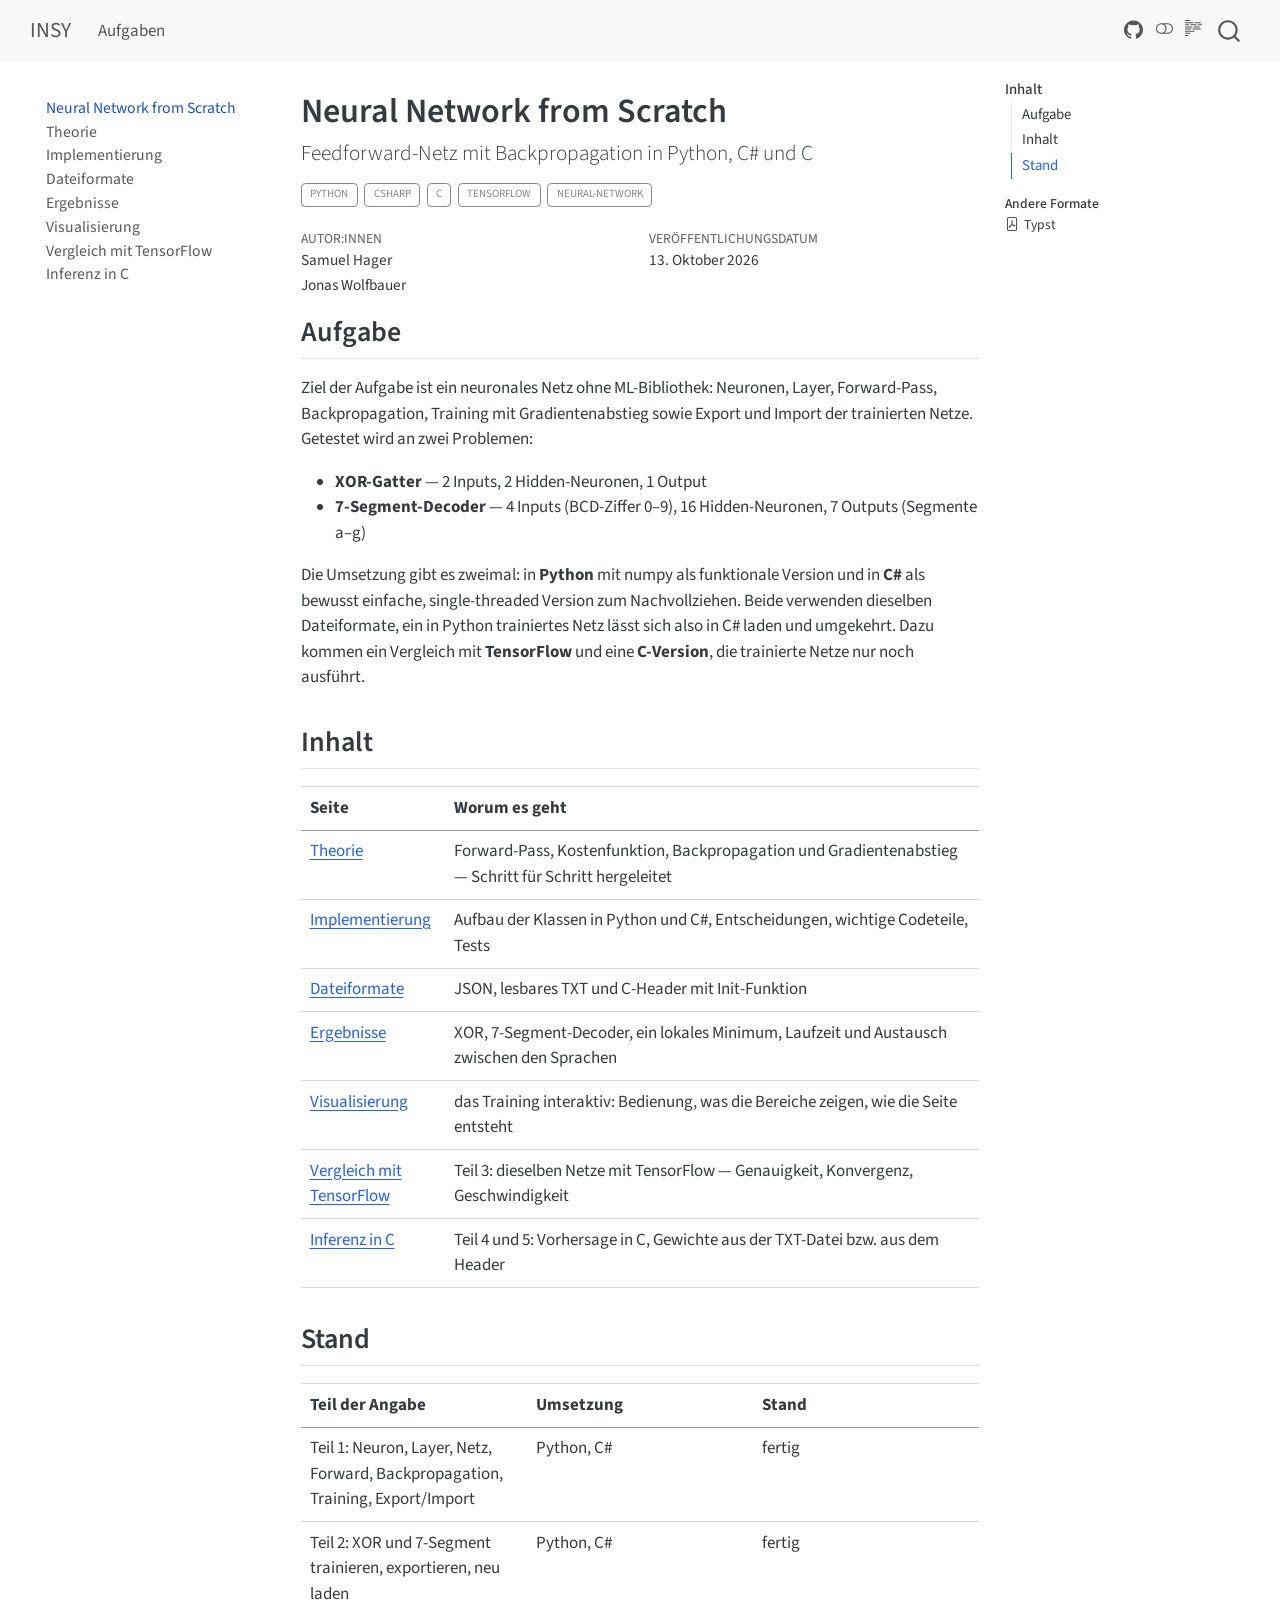
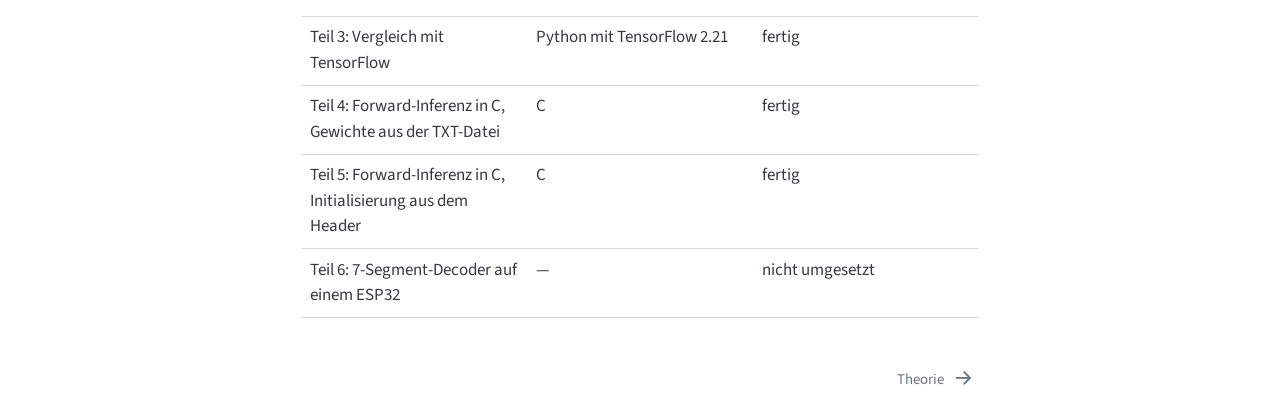
<file: 01-neural-network/index.html>
<!DOCTYPE html>
<html xmlns="http://www.w3.org/1999/xhtml" lang="de" xml:lang="de"><head>

<meta charset="utf-8">
<meta name="generator" content="quarto-1.10.19">

<meta name="viewport" content="width=device-width, initial-scale=1.0, user-scalable=yes">

<meta name="author" content="Samuel Hager">
<meta name="author" content="Jonas Wolfbauer">

<title>Neural Network from Scratch – INSY</title>
<style>
/* Default styles provided by pandoc.
** See https://pandoc.org/MANUAL.html#variables-for-html for config info.
*/
span.smallcaps{font-variant: small-caps;}
div.columns{display: flex; gap: 1.5em;}
div.column{flex: auto;}
@media screen {
div.columns{gap: min(4vw, 1.5em);}
div.column{overflow-x: auto;}
}
div.hanging-indent{margin-left: 1.5em; text-indent: -1.5em;}
ul.task-list{list-style: none;}
ul.task-list li input[type="checkbox"] {
  width: 0.8em;
  margin: 0 0.8em 0.2em -1em; /* quarto-specific, see https://github.com/quarto-dev/quarto-cli/issues/4556 */ 
  vertical-align: middle;
}
</style>


<script src="../site_libs/quarto-nav/quarto-nav.js"></script>
<script src="../site_libs/quarto-nav/headroom.min.js"></script>
<script src="../site_libs/clipboard/clipboard.min.js"></script>
<script src="../site_libs/quarto-search/autocomplete.umd.js"></script>
<script src="../site_libs/quarto-search/fuse.min.js"></script>
<script src="../site_libs/quarto-search/quarto-search.js"></script>
<meta name="quarto:offset" content="../">
<link href="../01-neural-network/theorie.html" rel="next">
<script src="../site_libs/quarto-html/quarto.js" type="module"></script>
<script src="../site_libs/quarto-html/tabsets/tabsets.js" type="module"></script>
<script src="../site_libs/quarto-html/popper.min.js"></script>
<script src="../site_libs/quarto-html/tippy.umd.min.js"></script>
<script src="../site_libs/quarto-html/anchor.min.js"></script>
<link href="../site_libs/quarto-html/tippy.css" rel="stylesheet">
<link href="../site_libs/quarto-html/quarto-syntax-highlighting-bf27225e3a48a9273f3daa8f8e829971.css" rel="stylesheet" class="quarto-color-scheme" id="quarto-text-highlighting-styles">
<link href="../site_libs/quarto-html/quarto-syntax-highlighting-dark-b626d73c4c936ccc3cb08be7d45d1df6.css" rel="stylesheet" class="quarto-color-scheme quarto-color-alternate" id="quarto-text-highlighting-styles">
<link href="../site_libs/quarto-html/quarto-syntax-highlighting-bf27225e3a48a9273f3daa8f8e829971.css" rel="stylesheet" class="quarto-color-scheme-extra" id="quarto-text-highlighting-styles">
<script src="../site_libs/bootstrap/bootstrap.min.js"></script>
<link href="../site_libs/bootstrap/bootstrap-icons.css" rel="stylesheet">
<link href="../site_libs/bootstrap/bootstrap-574f58f4068bb8f43535e6e9c10c5508.min.css" rel="stylesheet" append-hash="true" class="quarto-color-scheme" id="quarto-bootstrap" data-mode="light">
<link href="../site_libs/bootstrap/bootstrap-dark-c50a485a82000a384c27c438c4d1d959.min.css" rel="stylesheet" append-hash="true" class="quarto-color-scheme quarto-color-alternate" id="quarto-bootstrap" data-mode="dark">
<link href="../site_libs/bootstrap/bootstrap-574f58f4068bb8f43535e6e9c10c5508.min.css" rel="stylesheet" append-hash="true" class="quarto-color-scheme-extra" id="quarto-bootstrap" data-mode="light">
<script id="quarto-search-options" type="application/json">{
  "location": "navbar",
  "copy-button": false,
  "collapse-after": 3,
  "panel-placement": "end",
  "type": "overlay",
  "limit": 50,
  "keyboard-shortcut": [
    "f",
    "/",
    "s"
  ],
  "show-item-context": false,
  "language": {
    "search-no-results-text": "Keine Treffer",
    "search-matching-documents-text": "Treffer",
    "search-copy-link-title": "Link in die Suche kopieren",
    "search-hide-matches-text": "Zusätzliche Treffer verbergen",
    "search-more-match-text": "weitere Treffer in diesem Dokument",
    "search-more-matches-text": "weitere Treffer in diesem Dokument",
    "search-clear-button-title": "Zurücksetzen",
    "search-text-placeholder": "",
    "search-detached-cancel-button-title": "Abbrechen",
    "search-submit-button-title": "Abschicken",
    "search-label": "Suchen"
  }
}</script>
<style>html{ scroll-behavior: smooth; }</style>


</head>

<body class="nav-sidebar floating nav-fixed quarto-light"><script id="quarto-html-before-body" type="application/javascript">
    const toggleBodyColorMode = (bsSheetEl) => {
      const mode = bsSheetEl.getAttribute("data-mode");
      const bodyEl = window.document.querySelector("body");
      if (mode === "dark") {
        bodyEl.classList.add("quarto-dark");
        bodyEl.classList.remove("quarto-light");
      } else {
        bodyEl.classList.add("quarto-light");
        bodyEl.classList.remove("quarto-dark");
      }
    }
    const toggleBodyColorPrimary = () => {
      const bsSheetEl = window.document.querySelector("link#quarto-bootstrap:not([rel=disabled-stylesheet])");
      if (bsSheetEl) {
        toggleBodyColorMode(bsSheetEl);
      }
    }
    const setColorSchemeToggle = (alternate) => {
      const toggles = window.document.querySelectorAll('.quarto-color-scheme-toggle');
      for (let i=0; i < toggles.length; i++) {
        const toggle = toggles[i];
        if (toggle) {
          if (alternate) {
            toggle.classList.add("alternate");
          } else {
            toggle.classList.remove("alternate");
          }
        }
      }
    };
    const toggleColorMode = (alternate) => {
      // Switch the stylesheets
      const primaryStylesheets = window.document.querySelectorAll('link.quarto-color-scheme:not(.quarto-color-alternate)');
      const alternateStylesheets = window.document.querySelectorAll('link.quarto-color-scheme.quarto-color-alternate');
      manageTransitions('#quarto-margin-sidebar .nav-link', false);
      if (alternate) {
        // note: dark is layered on light, we don't disable primary!
        enableStylesheet(alternateStylesheets);
        for (const sheetNode of alternateStylesheets) {
          if (sheetNode.id === "quarto-bootstrap") {
            toggleBodyColorMode(sheetNode);
          }
        }
      } else {
        disableStylesheet(alternateStylesheets);
        enableStylesheet(primaryStylesheets)
        toggleBodyColorPrimary();
      }
      manageTransitions('#quarto-margin-sidebar .nav-link', true);
      // Switch the toggles
      setColorSchemeToggle(alternate)
      // Hack to workaround the fact that safari doesn't
      // properly recolor the scrollbar when toggling (#1455)
      if (navigator.userAgent.indexOf('Safari') > 0 && navigator.userAgent.indexOf('Chrome') == -1) {
        manageTransitions("body", false);
        window.scrollTo(0, 1);
        setTimeout(() => {
          window.scrollTo(0, 0);
          manageTransitions("body", true);
        }, 40);
      }
    }
    const disableStylesheet = (stylesheets) => {
      for (let i=0; i < stylesheets.length; i++) {
        const stylesheet = stylesheets[i];
        stylesheet.rel = 'disabled-stylesheet';
      }
    }
    const enableStylesheet = (stylesheets) => {
      for (let i=0; i < stylesheets.length; i++) {
        const stylesheet = stylesheets[i];
        if(stylesheet.rel !== 'stylesheet') { // for Chrome, which will still FOUC without this check
          stylesheet.rel = 'stylesheet';
        }
      }
    }
    const manageTransitions = (selector, allowTransitions) => {
      const els = window.document.querySelectorAll(selector);
      for (let i=0; i < els.length; i++) {
        const el = els[i];
        if (allowTransitions) {
          el.classList.remove('notransition');
        } else {
          el.classList.add('notransition');
        }
      }
    }
    const isFileUrl = () => {
      return window.location.protocol === 'file:';
    }
    const hasAlternateSentinel = () => {
      let styleSentinel = getColorSchemeSentinel();
      if (styleSentinel !== null) {
        return styleSentinel === "alternate";
      } else {
        return false;
      }
    }
    const setStyleSentinel = (alternate) => {
      const value = alternate ? "alternate" : "default";
      if (!isFileUrl()) {
        window.localStorage.setItem("quarto-color-scheme", value);
      } else {
        localAlternateSentinel = value;
      }
    }
    const getColorSchemeSentinel = () => {
      if (!isFileUrl()) {
        const storageValue = window.localStorage.getItem("quarto-color-scheme");
        return storageValue != null ? storageValue : localAlternateSentinel;
      } else {
        return localAlternateSentinel;
      }
    }
    const toggleGiscusIfUsed = (isAlternate, darkModeDefault) => {
      const baseTheme = document.querySelector('#giscus-base-theme')?.value ?? 'light';
      const alternateTheme = document.querySelector('#giscus-alt-theme')?.value ?? 'dark';
      let newTheme = '';
      if(authorPrefersDark) {
        newTheme = isAlternate ? baseTheme : alternateTheme;
      } else {
        newTheme = isAlternate ? alternateTheme : baseTheme;
      }
      const changeGiscusTheme = () => {
        // From: https://github.com/giscus/giscus/issues/336
        const sendMessage = (message) => {
          const iframe = document.querySelector('iframe.giscus-frame');
          if (!iframe) return;
          iframe.contentWindow.postMessage({ giscus: message }, 'https://giscus.app');
        }
        sendMessage({
          setConfig: {
            theme: newTheme
          }
        });
      }
      const isGiscussLoaded = window.document.querySelector('iframe.giscus-frame') !== null;
      if (isGiscussLoaded) {
        changeGiscusTheme();
      }
    };
    const authorPrefersDark = false;
    const darkModeDefault = authorPrefersDark;
      document.querySelector('link#quarto-text-highlighting-styles.quarto-color-scheme-extra').rel = 'disabled-stylesheet';
      document.querySelector('link#quarto-bootstrap.quarto-color-scheme-extra').rel = 'disabled-stylesheet';
    let localAlternateSentinel = darkModeDefault ? 'alternate' : 'default';
    // Dark / light mode switch
    window.quartoToggleColorScheme = () => {
      // Read the current dark / light value
      let toAlternate = !hasAlternateSentinel();
      toggleColorMode(toAlternate);
      setStyleSentinel(toAlternate);
      toggleGiscusIfUsed(toAlternate, darkModeDefault);
      window.dispatchEvent(new Event('resize'));
    };
    // Switch to dark mode if need be
    if (hasAlternateSentinel()) {
      toggleColorMode(true);
    } else {
      toggleColorMode(false);
    }
  </script>

<div id="quarto-search-results"></div>
  <header id="quarto-header" class="headroom fixed-top">
    <nav class="navbar navbar-expand-lg " data-bs-theme="dark">
      <div class="navbar-container container-fluid">
      <div class="navbar-brand-container mx-auto">
    <a class="navbar-brand" href="../index.html">
    <span class="navbar-title">INSY</span>
    </a>
  </div>
            <div id="quarto-search" class="" title="Suchen"></div>
          <button class="navbar-toggler" type="button" data-bs-toggle="collapse" data-bs-target="#navbarCollapse" aria-controls="navbarCollapse" role="menu" aria-expanded="false" aria-label="Navigation umschalten" onclick="if (window.quartoToggleHeadroom) { window.quartoToggleHeadroom(); }">
  <span class="navbar-toggler-icon"></span>
</button>
          <div class="collapse navbar-collapse" id="navbarCollapse">
            <ul class="navbar-nav navbar-nav-scroll me-auto">
  <li class="nav-item">
    <a class="nav-link" href="../index.html"> 
<span class="menu-text">Aufgaben</span></a>
  </li>  
</ul>
            <ul class="navbar-nav navbar-nav-scroll ms-auto">
  <li class="nav-item compact">
    <a class="nav-link" href="https://github.com/Jonas-Wolfbauer/5AHITS_2026_2027_INSY"> <i class="bi bi-github" role="img" aria-label="Code auf GitHub">
</i> 
<span class="menu-text"></span></a>
  </li>  
</ul>
          </div> <!-- /navcollapse -->
            <div class="quarto-navbar-tools">
  <a href="" class="quarto-color-scheme-toggle quarto-navigation-tool  px-1" onclick="window.quartoToggleColorScheme(); return false;" title="Dunkelmodus umschalten"><i class="bi"></i></a>
  <a href="" class="quarto-reader-toggle quarto-navigation-tool px-1" onclick="window.quartoToggleReader(); return false;" title="Lesemodus umschalten">
  <div class="quarto-reader-toggle-btn">
  <i class="bi"></i>
  </div>
</a>
</div>
      </div> <!-- /container-fluid -->
    </nav>
  <nav class="quarto-secondary-nav">
    <div class="container-fluid d-flex">
      <button type="button" class="quarto-btn-toggle btn" data-bs-toggle="collapse" role="button" data-bs-target=".quarto-sidebar-collapse-item" aria-controls="quarto-sidebar" aria-expanded="false" aria-label="Seitenleiste umschalten" onclick="if (window.quartoToggleHeadroom) { window.quartoToggleHeadroom(); }">
        <i class="bi bi-layout-text-sidebar-reverse"></i>
      </button>
        <nav class="quarto-page-breadcrumbs" aria-label="breadcrumb"><ol class="breadcrumb"><li class="breadcrumb-item"><a href="../01-neural-network/index.html">Neural Network from Scratch</a></li></ol></nav>
        <a class="flex-grow-1" role="navigation" data-bs-toggle="collapse" data-bs-target=".quarto-sidebar-collapse-item" aria-controls="quarto-sidebar" aria-expanded="false" aria-label="Seitenleiste umschalten" onclick="if (window.quartoToggleHeadroom) { window.quartoToggleHeadroom(); }">      
        </a>
    </div>
  </nav>
</header>
<!-- content -->
<div id="quarto-content" class="quarto-container page-columns page-rows-contents page-layout-article page-navbar">
<!-- sidebar -->
  <nav id="quarto-sidebar" class="sidebar collapse collapse-horizontal quarto-sidebar-collapse-item sidebar-navigation floating overflow-auto">
    <div class="sidebar-menu-container"> 
    <ul class="list-unstyled mt-1">
        <li class="sidebar-item">
  <div class="sidebar-item-container"> 
  <a href="../01-neural-network/index.html" class="sidebar-item-text sidebar-link active">
 <span class="menu-text">Neural Network from Scratch</span></a>
  </div>
</li>
        <li class="sidebar-item">
  <div class="sidebar-item-container"> 
  <a href="../01-neural-network/theorie.html" class="sidebar-item-text sidebar-link">
 <span class="menu-text">Theorie</span></a>
  </div>
</li>
        <li class="sidebar-item">
  <div class="sidebar-item-container"> 
  <a href="../01-neural-network/implementierung.html" class="sidebar-item-text sidebar-link">
 <span class="menu-text">Implementierung</span></a>
  </div>
</li>
        <li class="sidebar-item">
  <div class="sidebar-item-container"> 
  <a href="../01-neural-network/dateiformate.html" class="sidebar-item-text sidebar-link">
 <span class="menu-text">Dateiformate</span></a>
  </div>
</li>
        <li class="sidebar-item">
  <div class="sidebar-item-container"> 
  <a href="../01-neural-network/ergebnisse.html" class="sidebar-item-text sidebar-link">
 <span class="menu-text">Ergebnisse</span></a>
  </div>
</li>
        <li class="sidebar-item">
  <div class="sidebar-item-container"> 
  <a href="../01-neural-network/training-visualisierung.html" class="sidebar-item-text sidebar-link">
 <span class="menu-text">Visualisierung</span></a>
  </div>
</li>
        <li class="sidebar-item">
  <div class="sidebar-item-container"> 
  <a href="../01-neural-network/tensorflow-vergleich.html" class="sidebar-item-text sidebar-link">
 <span class="menu-text">Vergleich mit TensorFlow</span></a>
  </div>
</li>
        <li class="sidebar-item">
  <div class="sidebar-item-container"> 
  <a href="../01-neural-network/c-inferenz.html" class="sidebar-item-text sidebar-link">
 <span class="menu-text">Inferenz in C</span></a>
  </div>
</li>
    </ul>
    </div>
</nav>
<div id="quarto-sidebar-glass" class="quarto-sidebar-collapse-item" data-bs-toggle="collapse" data-bs-target=".quarto-sidebar-collapse-item"></div>
<!-- margin-sidebar -->
    <div id="quarto-margin-sidebar" class="sidebar margin-sidebar">
        <nav id="TOC" role="doc-toc" class="toc-active">
    <h2 id="toc-title">Inhalt</h2>
   
  <ul>
  <li><a href="#aufgabe" id="toc-aufgabe" class="nav-link active" data-scroll-target="#aufgabe">Aufgabe</a></li>
  <li><a href="#inhalt" id="toc-inhalt" class="nav-link" data-scroll-target="#inhalt">Inhalt</a></li>
  <li><a href="#stand" id="toc-stand" class="nav-link" data-scroll-target="#stand">Stand</a></li>
  </ul>
<div class="quarto-alternate-formats"><h2>Andere Formate</h2><ul><li><a href="index.pdf"><i class="bi bi-file-pdf"></i>Typst</a></li></ul></div></nav>
    </div>
<!-- main -->
<main class="content" id="quarto-document-content">


<header id="title-block-header" class="quarto-title-block default">
<div class="quarto-title">
<h1 class="title">Neural Network from Scratch</h1>
<p class="subtitle lead">Feedforward-Netz mit Backpropagation in Python, C# und C</p>
  <div class="quarto-categories">
    <div class="quarto-category">python</div>
    <div class="quarto-category">csharp</div>
    <div class="quarto-category">c</div>
    <div class="quarto-category">tensorflow</div>
    <div class="quarto-category">neural-network</div>
  </div>
  </div>



<div class="quarto-title-meta">

    <div>
    <div class="quarto-title-meta-heading">Autor:innen</div>
    <div class="quarto-title-meta-contents">
             <p>Samuel Hager </p>
             <p>Jonas Wolfbauer </p>
          </div>
  </div>
    
    <div>
    <div class="quarto-title-meta-heading">Veröffentlichungsdatum</div>
    <div class="quarto-title-meta-contents">
      <p class="date">13. Oktober 2026</p>
    </div>
  </div>
  
    
  </div>
  


</header>


<section id="aufgabe" class="level2">
<h2 class="anchored" data-anchor-id="aufgabe">Aufgabe</h2>
<p>Ziel der Aufgabe ist ein neuronales Netz ohne ML-Bibliothek: Neuronen, Layer, Forward-Pass, Backpropagation, Training mit Gradientenabstieg sowie Export und Import der trainierten Netze. Getestet wird an zwei Problemen:</p>
<ul>
<li><strong>XOR-Gatter</strong> — 2 Inputs, 2 Hidden-Neuronen, 1 Output</li>
<li><strong>7-Segment-Decoder</strong> — 4 Inputs (BCD-Ziffer 0–9), 16 Hidden-Neuronen, 7 Outputs (Segmente a–g)</li>
</ul>
<p>Die Umsetzung gibt es zweimal: in <strong>Python</strong> mit numpy als funktionale Version und in <strong>C#</strong> als bewusst einfache, single-threaded Version zum Nachvollziehen. Beide verwenden dieselben Dateiformate, ein in Python trainiertes Netz lässt sich also in C# laden und umgekehrt. Dazu kommen ein Vergleich mit <strong>TensorFlow</strong> und eine <strong>C-Version</strong>, die trainierte Netze nur noch ausführt.</p>
</section>
<section id="inhalt" class="level2">
<h2 class="anchored" data-anchor-id="inhalt">Inhalt</h2>
<table class="caption-top table">
<thead>
<tr class="header">
<th>Seite</th>
<th>Worum es geht</th>
</tr>
</thead>
<tbody>
<tr class="odd">
<td><a href="../01-neural-network/theorie.html">Theorie</a></td>
<td>Forward-Pass, Kostenfunktion, Backpropagation und Gradientenabstieg — Schritt für Schritt hergeleitet</td>
</tr>
<tr class="even">
<td><a href="../01-neural-network/implementierung.html">Implementierung</a></td>
<td>Aufbau der Klassen in Python und C#, Entscheidungen, wichtige Codeteile, Tests</td>
</tr>
<tr class="odd">
<td><a href="../01-neural-network/dateiformate.html">Dateiformate</a></td>
<td>JSON, lesbares TXT und C-Header mit Init-Funktion</td>
</tr>
<tr class="even">
<td><a href="../01-neural-network/ergebnisse.html">Ergebnisse</a></td>
<td>XOR, 7-Segment-Decoder, ein lokales Minimum, Laufzeit und Austausch zwischen den Sprachen</td>
</tr>
<tr class="odd">
<td><a href="../01-neural-network/training-visualisierung.html">Visualisierung</a></td>
<td>das Training interaktiv: Bedienung, was die Bereiche zeigen, wie die Seite entsteht</td>
</tr>
<tr class="even">
<td><a href="../01-neural-network/tensorflow-vergleich.html">Vergleich mit TensorFlow</a></td>
<td>Teil 3: dieselben Netze mit TensorFlow — Genauigkeit, Konvergenz, Geschwindigkeit</td>
</tr>
<tr class="odd">
<td><a href="../01-neural-network/c-inferenz.html">Inferenz in C</a></td>
<td>Teil 4 und 5: Vorhersage in C, Gewichte aus der TXT-Datei bzw. aus dem Header</td>
</tr>
</tbody>
</table>
</section>
<section id="stand" class="level2">
<h2 class="anchored" data-anchor-id="stand">Stand</h2>
<table class="caption-top table">
<colgroup>
<col style="width: 33%">
<col style="width: 33%">
<col style="width: 33%">
</colgroup>
<thead>
<tr class="header">
<th>Teil der Angabe</th>
<th>Umsetzung</th>
<th>Stand</th>
</tr>
</thead>
<tbody>
<tr class="odd">
<td>Teil 1: Neuron, Layer, Netz, Forward, Backpropagation, Training, Export/Import</td>
<td>Python, C#</td>
<td>fertig</td>
</tr>
<tr class="even">
<td>Teil 2: XOR und 7-Segment trainieren, exportieren, neu laden</td>
<td>Python, C#</td>
<td>fertig</td>
</tr>
<tr class="odd">
<td>Teil 3: Vergleich mit TensorFlow</td>
<td>Python mit TensorFlow 2.21</td>
<td>fertig</td>
</tr>
<tr class="even">
<td>Teil 4: Forward-Inferenz in C, Gewichte aus der TXT-Datei</td>
<td>C</td>
<td>fertig</td>
</tr>
<tr class="odd">
<td>Teil 5: Forward-Inferenz in C, Initialisierung aus dem Header</td>
<td>C</td>
<td>fertig</td>
</tr>
<tr class="even">
<td>Teil 6: 7-Segment-Decoder auf einem ESP32</td>
<td>—</td>
<td>nicht umgesetzt</td>
</tr>
</tbody>
</table>


</section>

</main> <!-- /main -->
<script id="quarto-html-after-body" type="application/javascript">
  window.document.addEventListener("DOMContentLoaded", function (event) {
    // Ensure there is a toggle, if there isn't float one in the top right
    if (window.document.querySelector('.quarto-color-scheme-toggle') === null) {
      const a = window.document.createElement('a');
      a.classList.add('top-right');
      a.classList.add('quarto-color-scheme-toggle');
      a.href = "";
      a.onclick = function() { try { window.quartoToggleColorScheme(); } catch {} return false; };
      const i = window.document.createElement("i");
      i.classList.add('bi');
      a.appendChild(i);
      window.document.body.appendChild(a);
    }
    setColorSchemeToggle(hasAlternateSentinel())
    const icon = "";
    const anchorJS = new window.AnchorJS();
    anchorJS.options = {
      placement: 'right',
      icon: icon
    };
    anchorJS.add('.anchored');
    const isCodeAnnotation = (el) => {
      for (const clz of el.classList) {
        if (clz.startsWith('code-annotation-')) {                     
          return true;
        }
      }
      return false;
    }
    const onCopySuccess = function(e) {
      // button target
      const button = e.trigger;
      // don't keep focus
      button.blur();
      // flash "checked"
      button.classList.add('code-copy-button-checked');
      var currentTitle = button.getAttribute("title");
      button.setAttribute("title", "Kopiert");
      let tooltip;
      if (window.bootstrap) {
        button.setAttribute("data-bs-toggle", "tooltip");
        button.setAttribute("data-bs-placement", "left");
        button.setAttribute("data-bs-title", "Kopiert");
        tooltip = new bootstrap.Tooltip(button, 
          { trigger: "manual", 
            customClass: "code-copy-button-tooltip",
            offset: [0, -8]});
        tooltip.show();    
      }
      setTimeout(function() {
        if (tooltip) {
          tooltip.hide();
          button.removeAttribute("data-bs-title");
          button.removeAttribute("data-bs-toggle");
          button.removeAttribute("data-bs-placement");
        }
        button.setAttribute("title", currentTitle);
        button.classList.remove('code-copy-button-checked');
      }, 1000);
      // clear code selection
      e.clearSelection();
    }
    const getTextToCopy = function(trigger) {
      const outerScaffold = trigger.parentElement.cloneNode(true);
      const codeEl = outerScaffold.querySelector('code');
      for (const childEl of codeEl.children) {
        if (isCodeAnnotation(childEl)) {
          childEl.remove();
        }
      }
      return codeEl.innerText;
    }
    const clipboard = new window.ClipboardJS('.code-copy-button:not([data-in-quarto-modal])', {
      text: getTextToCopy
    });
    clipboard.on('success', onCopySuccess);
    if (window.document.getElementById('quarto-embedded-source-code-modal')) {
      const clipboardModal = new window.ClipboardJS('.code-copy-button[data-in-quarto-modal]', {
        text: getTextToCopy,
        container: window.document.getElementById('quarto-embedded-source-code-modal')
      });
      clipboardModal.on('success', onCopySuccess);
    }
      var localhostRegex = new RegExp(/^(?:http|https):\/\/localhost\:?[0-9]*\//);
      var mailtoRegex = new RegExp(/^mailto:/);
        var filterRegex = new RegExp("https:\/\/jonas-wolfbauer\.github\.io\/5AHITS_2026_2027_INSY\/");
      var isInternal = (href) => {
          return filterRegex.test(href) || localhostRegex.test(href) || mailtoRegex.test(href);
      }
      // Inspect non-navigation links and adorn them if external
     var links = window.document.querySelectorAll('a[href]:not(.nav-link):not(.navbar-brand):not(.toc-action):not(.sidebar-link):not(.sidebar-item-toggle):not(.pagination-link):not(.no-external):not([aria-hidden]):not(.dropdown-item):not(.quarto-navigation-tool):not(.about-link)');
      for (var i=0; i<links.length; i++) {
        const link = links[i];
        if (!isInternal(link.href)) {
          // undo the damage that might have been done by quarto-nav.js in the case of
          // links that we want to consider external
          if (link.dataset.originalHref !== undefined) {
            link.href = link.dataset.originalHref;
          }
        }
      }
    function tippyHover(el, contentFn, onTriggerFn, onUntriggerFn) {
      const config = {
        allowHTML: true,
        maxWidth: 500,
        delay: 100,
        arrow: false,
        appendTo: function(el) {
            return el.parentElement;
        },
        interactive: true,
        interactiveBorder: 10,
        theme: 'quarto',
        placement: 'bottom-start',
      };
      if (contentFn) {
        config.content = contentFn;
      }
      if (onTriggerFn) {
        config.onTrigger = onTriggerFn;
      }
      if (onUntriggerFn) {
        config.onUntrigger = onUntriggerFn;
      }
      window.tippy(el, config); 
    }
    const noterefs = window.document.querySelectorAll('a[role="doc-noteref"]');
    for (var i=0; i<noterefs.length; i++) {
      const ref = noterefs[i];
      tippyHover(ref, function() {
        // use id or data attribute instead here
        let href = ref.getAttribute('data-footnote-href') || ref.getAttribute('href');
        try { href = new URL(href).hash; } catch {}
        const id = href.replace(/^#\/?/, "");
        const note = window.document.getElementById(id);
        if (note) {
          return note.innerHTML;
        } else {
          return "";
        }
      });
    }
    const xrefs = window.document.querySelectorAll('a.quarto-xref');
    const processXRef = (id, note) => {
      // Strip column container classes
      const stripColumnClz = (el) => {
        el.classList.remove("page-full", "page-columns");
        if (el.children) {
          for (const child of el.children) {
            stripColumnClz(child);
          }
        }
      }
      stripColumnClz(note)
      if (id === null || id.startsWith('sec-')) {
        // Special case sections, only their first couple elements
        const container = document.createElement("div");
        if (note.children && note.children.length > 2) {
          container.appendChild(note.children[0].cloneNode(true));
          for (let i = 1; i < note.children.length; i++) {
            const child = note.children[i];
            if (child.tagName === "P" && child.innerText === "") {
              continue;
            } else {
              container.appendChild(child.cloneNode(true));
              break;
            }
          }
          if (window.Quarto?.typesetMath) {
            window.Quarto.typesetMath(container);
          }
          return container.innerHTML
        } else {
          if (window.Quarto?.typesetMath) {
            window.Quarto.typesetMath(note);
          }
          return note.innerHTML;
        }
      } else {
        // Remove any anchor links if they are present
        const anchorLink = note.querySelector('a.anchorjs-link');
        if (anchorLink) {
          anchorLink.remove();
        }
        if (window.Quarto?.typesetMath) {
          window.Quarto.typesetMath(note);
        }
        if (note.classList.contains("callout")) {
          return note.outerHTML;
        } else {
          return note.innerHTML;
        }
      }
    }
    for (var i=0; i<xrefs.length; i++) {
      const xref = xrefs[i];
      tippyHover(xref, undefined, function(instance) {
        instance.disable();
        let url = xref.getAttribute('href');
        let hash = undefined; 
        if (url.startsWith('#')) {
          hash = url;
        } else {
          try { hash = new URL(url).hash; } catch {}
        }
        if (hash) {
          const id = hash.replace(/^#\/?/, "");
          const note = window.document.getElementById(id);
          if (note !== null) {
            try {
              const html = processXRef(id, note.cloneNode(true));
              instance.setContent(html);
            } finally {
              instance.enable();
              instance.show();
            }
          } else {
            // See if we can fetch this
            fetch(url.split('#')[0])
            .then(res => res.text())
            .then(html => {
              const parser = new DOMParser();
              const htmlDoc = parser.parseFromString(html, "text/html");
              const note = htmlDoc.getElementById(id);
              if (note !== null) {
                const html = processXRef(id, note);
                instance.setContent(html);
              } 
            }).finally(() => {
              instance.enable();
              instance.show();
            });
          }
        } else {
          // See if we can fetch a full url (with no hash to target)
          // This is a special case and we should probably do some content thinning / targeting
          fetch(url)
          .then(res => res.text())
          .then(html => {
            const parser = new DOMParser();
            const htmlDoc = parser.parseFromString(html, "text/html");
            const note = htmlDoc.querySelector('main.content');
            if (note !== null) {
              // This should only happen for chapter cross references
              // (since there is no id in the URL)
              // remove the first header
              if (note.children.length > 0 && note.children[0].tagName === "HEADER") {
                note.children[0].remove();
              }
              const html = processXRef(null, note);
              instance.setContent(html);
            } 
          }).finally(() => {
            instance.enable();
            instance.show();
          });
        }
      }, function(instance) {
      });
    }
        let selectedAnnoteEl;
        const selectorForAnnotation = ( cell, annotation) => {
          let cellAttr = 'data-code-cell="' + cell + '"';
          let lineAttr = 'data-code-annotation="' +  annotation + '"';
          const selector = 'span[' + cellAttr + '][' + lineAttr + ']';
          return selector;
        }
        const selectCodeLines = (annoteEl) => {
          const doc = window.document;
          const targetCell = annoteEl.getAttribute("data-target-cell");
          const targetAnnotation = annoteEl.getAttribute("data-target-annotation");
          const annoteSpan = window.document.querySelector(selectorForAnnotation(targetCell, targetAnnotation));
          const lines = annoteSpan.getAttribute("data-code-lines").split(",");
          const lineIds = lines.map((line) => {
            return targetCell + "-" + line;
          })
          let top = null;
          let height = null;
          let parent = null;
          if (lineIds.length > 0) {
              //compute the position of the single el (top and bottom and make a div)
              const el = window.document.getElementById(lineIds[0]);
              top = el.offsetTop;
              height = el.offsetHeight;
              parent = el.parentElement.parentElement;
            if (lineIds.length > 1) {
              const lastEl = window.document.getElementById(lineIds[lineIds.length - 1]);
              const bottom = lastEl.offsetTop + lastEl.offsetHeight;
              height = bottom - top;
            }
            if (top !== null && height !== null && parent !== null) {
              // cook up a div (if necessary) and position it 
              let div = window.document.getElementById("code-annotation-line-highlight");
              if (div === null) {
                div = window.document.createElement("div");
                div.setAttribute("id", "code-annotation-line-highlight");
                div.style.position = 'absolute';
                parent.appendChild(div);
              }
              div.style.top = top - 2 + "px";
              div.style.height = height + 4 + "px";
              div.style.left = 0;
              let gutterDiv = window.document.getElementById("code-annotation-line-highlight-gutter");
              if (gutterDiv === null) {
                gutterDiv = window.document.createElement("div");
                gutterDiv.setAttribute("id", "code-annotation-line-highlight-gutter");
                gutterDiv.style.position = 'absolute';
                const codeCell = window.document.getElementById(targetCell);
                const gutter = codeCell.querySelector('.code-annotation-gutter');
                gutter.appendChild(gutterDiv);
              }
              gutterDiv.style.top = top - 2 + "px";
              gutterDiv.style.height = height + 4 + "px";
            }
            selectedAnnoteEl = annoteEl;
          }
        };
        const unselectCodeLines = () => {
          const elementsIds = ["code-annotation-line-highlight", "code-annotation-line-highlight-gutter"];
          elementsIds.forEach((elId) => {
            const div = window.document.getElementById(elId);
            if (div) {
              div.remove();
            }
          });
          selectedAnnoteEl = undefined;
        };
          // Handle positioning of the toggle
      window.addEventListener(
        "resize",
        throttle(() => {
          elRect = undefined;
          if (selectedAnnoteEl) {
            selectCodeLines(selectedAnnoteEl);
          }
        }, 10)
      );
      function throttle(fn, ms) {
      let throttle = false;
      let timer;
        return (...args) => {
          if(!throttle) { // first call gets through
              fn.apply(this, args);
              throttle = true;
          } else { // all the others get throttled
              if(timer) clearTimeout(timer); // cancel #2
              timer = setTimeout(() => {
                fn.apply(this, args);
                timer = throttle = false;
              }, ms);
          }
        };
      }
        // Attach click handler to the DT
        const annoteDls = window.document.querySelectorAll('dt[data-target-cell]');
        for (const annoteDlNode of annoteDls) {
          annoteDlNode.addEventListener('click', (event) => {
            const clickedEl = event.target;
            if (clickedEl !== selectedAnnoteEl) {
              unselectCodeLines();
              const activeEl = window.document.querySelector('dt[data-target-cell].code-annotation-active');
              if (activeEl) {
                activeEl.classList.remove('code-annotation-active');
              }
              selectCodeLines(clickedEl);
              clickedEl.classList.add('code-annotation-active');
            } else {
              // Unselect the line
              unselectCodeLines();
              clickedEl.classList.remove('code-annotation-active');
            }
          });
        }
    const findCites = (el) => {
      const parentEl = el.parentElement;
      if (parentEl) {
        const cites = parentEl.dataset.cites;
        if (cites) {
          return {
            el,
            cites: cites.split(' ')
          };
        } else {
          return findCites(el.parentElement)
        }
      } else {
        return undefined;
      }
    };
    var bibliorefs = window.document.querySelectorAll('a[role="doc-biblioref"]');
    for (var i=0; i<bibliorefs.length; i++) {
      const ref = bibliorefs[i];
      const citeInfo = findCites(ref);
      if (citeInfo) {
        tippyHover(citeInfo.el, function() {
          var popup = window.document.createElement('div');
          citeInfo.cites.forEach(function(cite) {
            var citeDiv = window.document.createElement('div');
            citeDiv.classList.add('hanging-indent');
            citeDiv.classList.add('csl-entry');
            var biblioDiv = window.document.getElementById('ref-' + cite);
            if (biblioDiv) {
              citeDiv.innerHTML = biblioDiv.innerHTML;
            }
            popup.appendChild(citeDiv);
          });
          return popup.innerHTML;
        });
      }
    }
  });
  </script>
<nav class="page-navigation">
  <div class="nav-page nav-page-previous">
  </div>
  <div class="nav-page nav-page-next">
      <a href="../01-neural-network/theorie.html" class="pagination-link" aria-label="Theorie">
        <span class="nav-page-text">Theorie</span> <i class="bi bi-arrow-right-short"></i>
      </a>
  </div>
</nav>
</div> <!-- /content -->




<script src="../site_libs/quarto-html/zenscroll-min.js"></script>
</body></html>
</file>
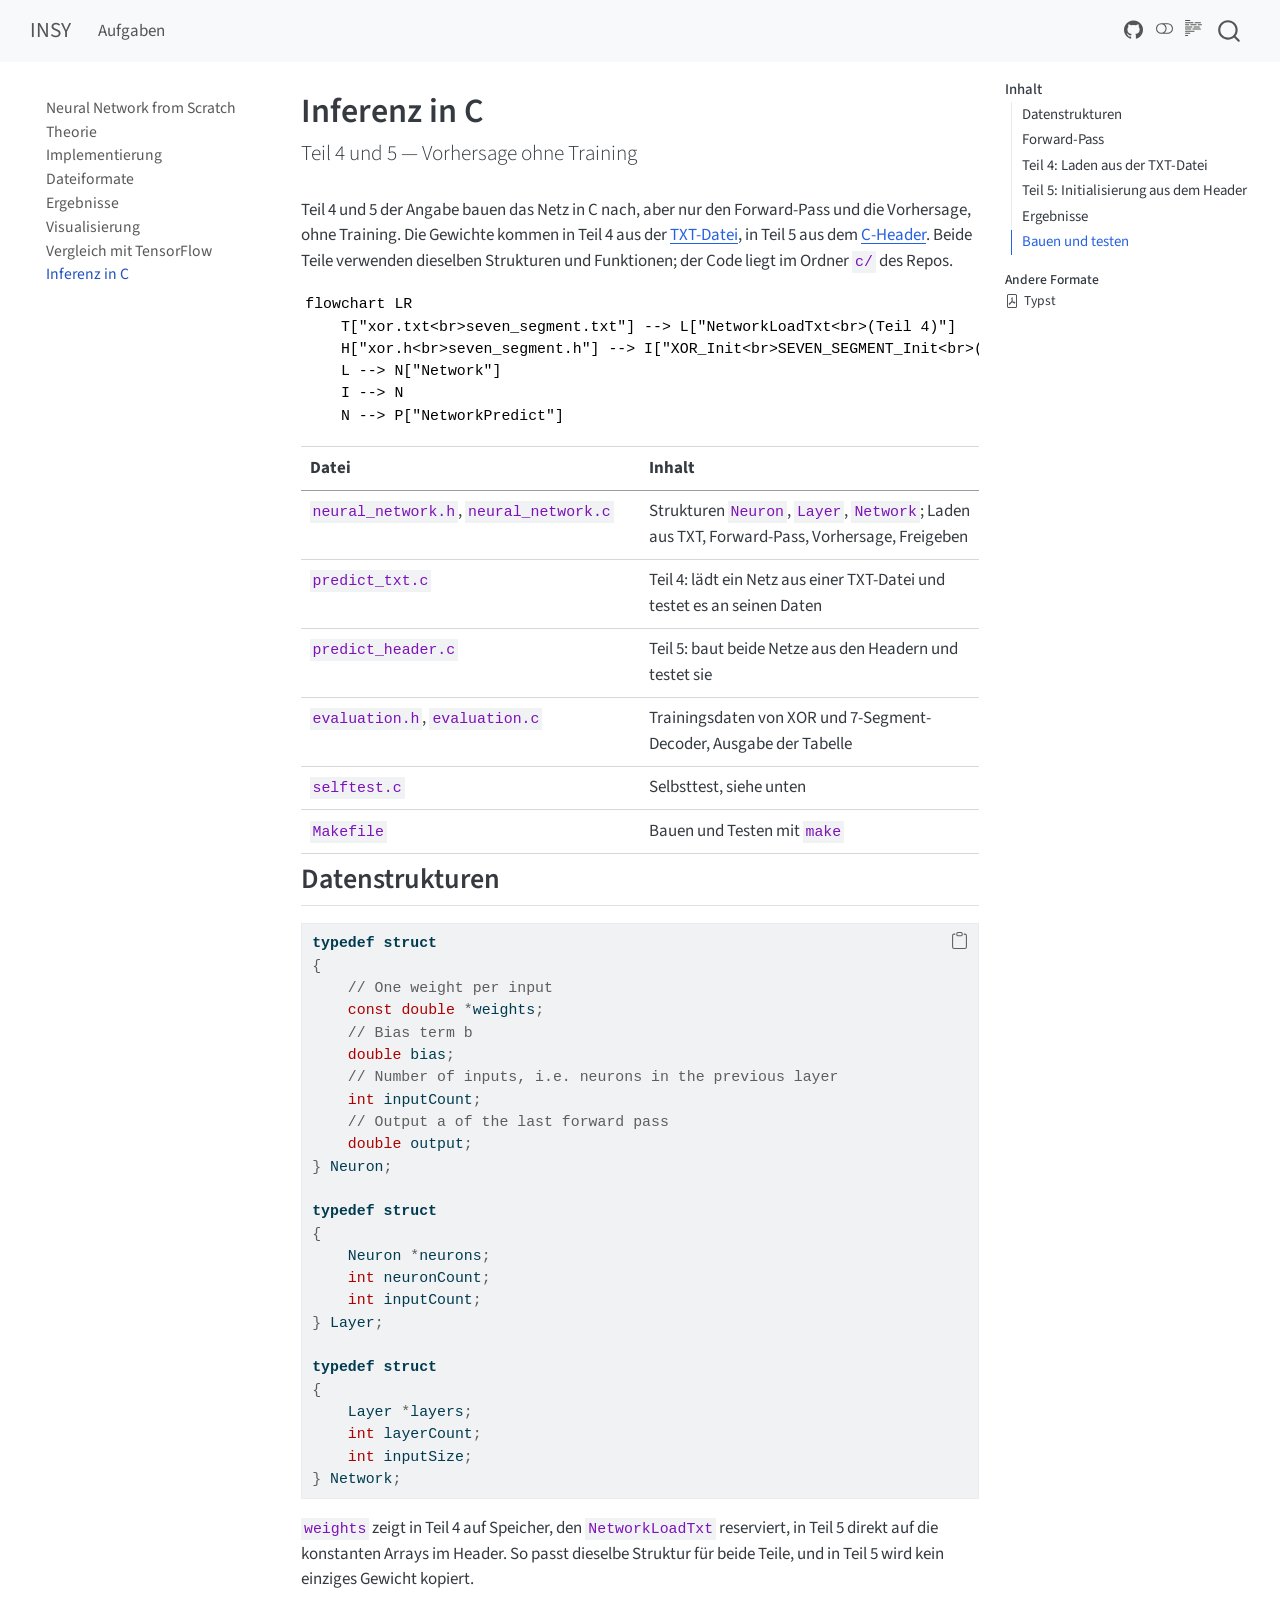
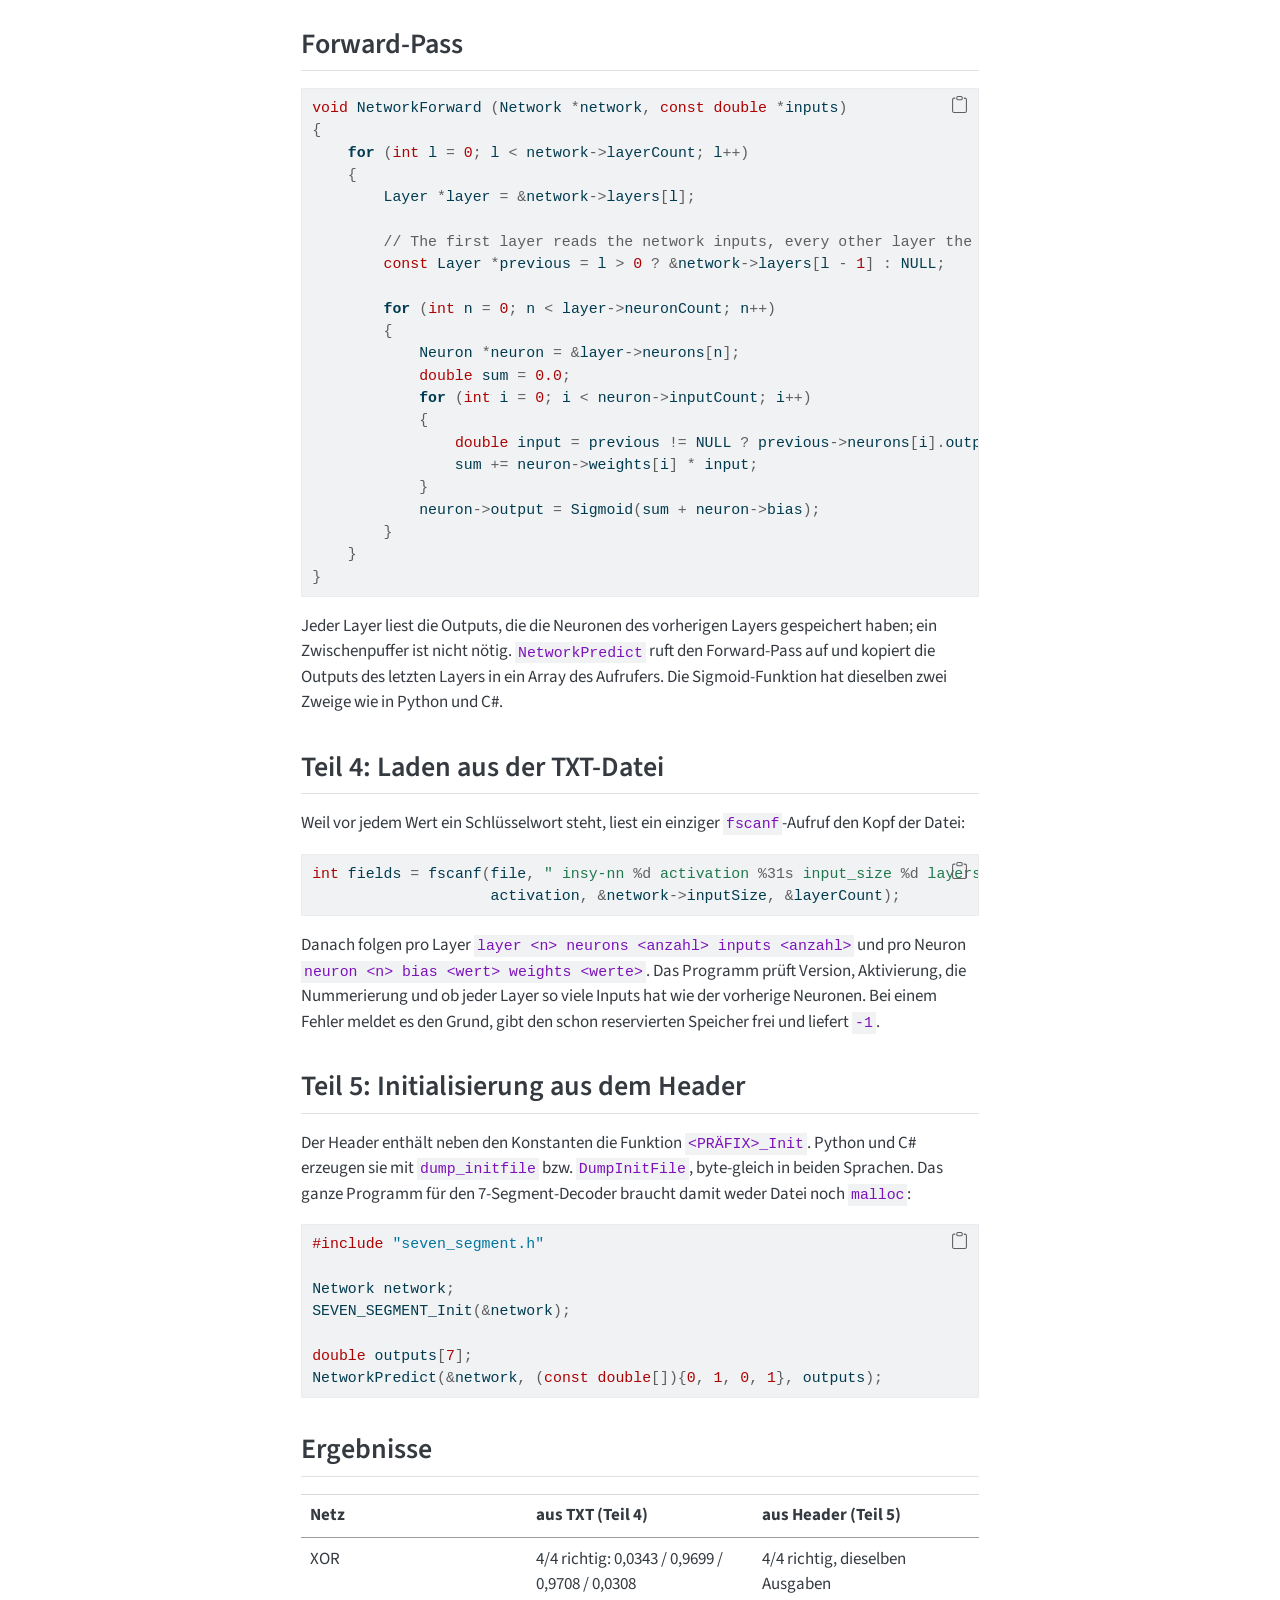
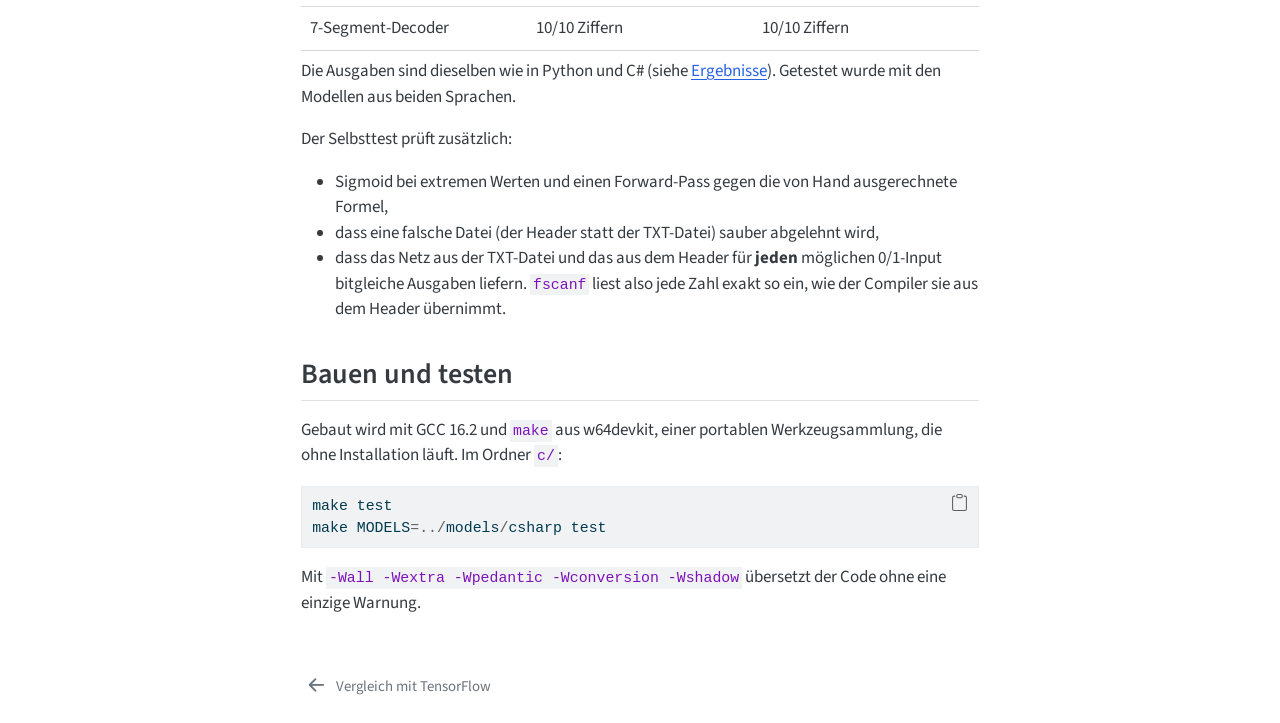
<file: 01-neural-network/c-inferenz.html>
<!DOCTYPE html>
<html xmlns="http://www.w3.org/1999/xhtml" lang="de" xml:lang="de"><head>

<meta charset="utf-8">
<meta name="generator" content="quarto-1.10.19">

<meta name="viewport" content="width=device-width, initial-scale=1.0, user-scalable=yes">


<title>Inferenz in C – INSY</title>
<style>
/* Default styles provided by pandoc.
** See https://pandoc.org/MANUAL.html#variables-for-html for config info.
*/
span.smallcaps{font-variant: small-caps;}
div.columns{display: flex; gap: 1.5em;}
div.column{flex: auto;}
@media screen {
div.columns{gap: min(4vw, 1.5em);}
div.column{overflow-x: auto;}
}
div.hanging-indent{margin-left: 1.5em; text-indent: -1.5em;}
ul.task-list{list-style: none;}
ul.task-list li input[type="checkbox"] {
  width: 0.8em;
  margin: 0 0.8em 0.2em -1em; /* quarto-specific, see https://github.com/quarto-dev/quarto-cli/issues/4556 */ 
  vertical-align: middle;
}
/* CSS for syntax highlighting */
html { -webkit-text-size-adjust: 100%; }
pre > code.sourceCode { white-space: pre; position: relative; }
pre > code.sourceCode > span { display: inline-block; line-height: 1.25; }
pre > code.sourceCode > span:empty { height: 1.2em; }
.sourceCode { overflow: visible; }
code.sourceCode > span { color: inherit; text-decoration: inherit; }
div.sourceCode { margin: 1em 0; }
pre.sourceCode { margin: 0; }
@media screen {
div.sourceCode { overflow: auto; }
}
@media print {
pre > code.sourceCode { white-space: pre-wrap; }
pre > code.sourceCode > span { text-indent: -5em; padding-left: 5em; }
}
pre.numberSource code
  { counter-reset: source-line 0; }
pre.numberSource code > span
  { position: relative; left: -4em; counter-increment: source-line; }
pre.numberSource code > span > a:first-child::before
  { content: counter(source-line);
    position: relative; left: -1em; text-align: right; vertical-align: baseline;
    border: none; display: inline-block;
    -webkit-touch-callout: none; -webkit-user-select: none;
    -khtml-user-select: none; -moz-user-select: none;
    -ms-user-select: none; user-select: none;
    padding: 0 4px; width: 4em;
  }
pre.numberSource { margin-left: 3em;  padding-left: 4px; }
div.sourceCode
  {   }
@media screen {
pre > code.sourceCode > span > a:first-child::before { text-decoration: underline; }
}
</style>


<script src="../site_libs/quarto-nav/quarto-nav.js"></script>
<script src="../site_libs/quarto-nav/headroom.min.js"></script>
<script src="../site_libs/clipboard/clipboard.min.js"></script>
<script src="../site_libs/quarto-search/autocomplete.umd.js"></script>
<script src="../site_libs/quarto-search/fuse.min.js"></script>
<script src="../site_libs/quarto-search/quarto-search.js"></script>
<meta name="quarto:offset" content="../">
<link href="../01-neural-network/tensorflow-vergleich.html" rel="prev">
<script src="../site_libs/quarto-html/quarto.js" type="module"></script>
<script src="../site_libs/quarto-html/tabsets/tabsets.js" type="module"></script>
<script src="../site_libs/quarto-html/popper.min.js"></script>
<script src="../site_libs/quarto-html/tippy.umd.min.js"></script>
<script src="../site_libs/quarto-html/anchor.min.js"></script>
<link href="../site_libs/quarto-html/tippy.css" rel="stylesheet">
<link href="../site_libs/quarto-html/quarto-syntax-highlighting-bf27225e3a48a9273f3daa8f8e829971.css" rel="stylesheet" class="quarto-color-scheme" id="quarto-text-highlighting-styles">
<link href="../site_libs/quarto-html/quarto-syntax-highlighting-dark-b626d73c4c936ccc3cb08be7d45d1df6.css" rel="stylesheet" class="quarto-color-scheme quarto-color-alternate" id="quarto-text-highlighting-styles">
<link href="../site_libs/quarto-html/quarto-syntax-highlighting-bf27225e3a48a9273f3daa8f8e829971.css" rel="stylesheet" class="quarto-color-scheme-extra" id="quarto-text-highlighting-styles">
<script src="../site_libs/bootstrap/bootstrap.min.js"></script>
<link href="../site_libs/bootstrap/bootstrap-icons.css" rel="stylesheet">
<link href="../site_libs/bootstrap/bootstrap-574f58f4068bb8f43535e6e9c10c5508.min.css" rel="stylesheet" append-hash="true" class="quarto-color-scheme" id="quarto-bootstrap" data-mode="light">
<link href="../site_libs/bootstrap/bootstrap-dark-c50a485a82000a384c27c438c4d1d959.min.css" rel="stylesheet" append-hash="true" class="quarto-color-scheme quarto-color-alternate" id="quarto-bootstrap" data-mode="dark">
<link href="../site_libs/bootstrap/bootstrap-574f58f4068bb8f43535e6e9c10c5508.min.css" rel="stylesheet" append-hash="true" class="quarto-color-scheme-extra" id="quarto-bootstrap" data-mode="light">
<script id="quarto-search-options" type="application/json">{
  "location": "navbar",
  "copy-button": false,
  "collapse-after": 3,
  "panel-placement": "end",
  "type": "overlay",
  "limit": 50,
  "keyboard-shortcut": [
    "f",
    "/",
    "s"
  ],
  "show-item-context": false,
  "language": {
    "search-no-results-text": "Keine Treffer",
    "search-matching-documents-text": "Treffer",
    "search-copy-link-title": "Link in die Suche kopieren",
    "search-hide-matches-text": "Zusätzliche Treffer verbergen",
    "search-more-match-text": "weitere Treffer in diesem Dokument",
    "search-more-matches-text": "weitere Treffer in diesem Dokument",
    "search-clear-button-title": "Zurücksetzen",
    "search-text-placeholder": "",
    "search-detached-cancel-button-title": "Abbrechen",
    "search-submit-button-title": "Abschicken",
    "search-label": "Suchen"
  }
}</script>
<style>html{ scroll-behavior: smooth; }</style>


</head>

<body class="nav-sidebar floating nav-fixed quarto-light"><script id="quarto-html-before-body" type="application/javascript">
    const toggleBodyColorMode = (bsSheetEl) => {
      const mode = bsSheetEl.getAttribute("data-mode");
      const bodyEl = window.document.querySelector("body");
      if (mode === "dark") {
        bodyEl.classList.add("quarto-dark");
        bodyEl.classList.remove("quarto-light");
      } else {
        bodyEl.classList.add("quarto-light");
        bodyEl.classList.remove("quarto-dark");
      }
    }
    const toggleBodyColorPrimary = () => {
      const bsSheetEl = window.document.querySelector("link#quarto-bootstrap:not([rel=disabled-stylesheet])");
      if (bsSheetEl) {
        toggleBodyColorMode(bsSheetEl);
      }
    }
    const setColorSchemeToggle = (alternate) => {
      const toggles = window.document.querySelectorAll('.quarto-color-scheme-toggle');
      for (let i=0; i < toggles.length; i++) {
        const toggle = toggles[i];
        if (toggle) {
          if (alternate) {
            toggle.classList.add("alternate");
          } else {
            toggle.classList.remove("alternate");
          }
        }
      }
    };
    const toggleColorMode = (alternate) => {
      // Switch the stylesheets
      const primaryStylesheets = window.document.querySelectorAll('link.quarto-color-scheme:not(.quarto-color-alternate)');
      const alternateStylesheets = window.document.querySelectorAll('link.quarto-color-scheme.quarto-color-alternate');
      manageTransitions('#quarto-margin-sidebar .nav-link', false);
      if (alternate) {
        // note: dark is layered on light, we don't disable primary!
        enableStylesheet(alternateStylesheets);
        for (const sheetNode of alternateStylesheets) {
          if (sheetNode.id === "quarto-bootstrap") {
            toggleBodyColorMode(sheetNode);
          }
        }
      } else {
        disableStylesheet(alternateStylesheets);
        enableStylesheet(primaryStylesheets)
        toggleBodyColorPrimary();
      }
      manageTransitions('#quarto-margin-sidebar .nav-link', true);
      // Switch the toggles
      setColorSchemeToggle(alternate)
      // Hack to workaround the fact that safari doesn't
      // properly recolor the scrollbar when toggling (#1455)
      if (navigator.userAgent.indexOf('Safari') > 0 && navigator.userAgent.indexOf('Chrome') == -1) {
        manageTransitions("body", false);
        window.scrollTo(0, 1);
        setTimeout(() => {
          window.scrollTo(0, 0);
          manageTransitions("body", true);
        }, 40);
      }
    }
    const disableStylesheet = (stylesheets) => {
      for (let i=0; i < stylesheets.length; i++) {
        const stylesheet = stylesheets[i];
        stylesheet.rel = 'disabled-stylesheet';
      }
    }
    const enableStylesheet = (stylesheets) => {
      for (let i=0; i < stylesheets.length; i++) {
        const stylesheet = stylesheets[i];
        if(stylesheet.rel !== 'stylesheet') { // for Chrome, which will still FOUC without this check
          stylesheet.rel = 'stylesheet';
        }
      }
    }
    const manageTransitions = (selector, allowTransitions) => {
      const els = window.document.querySelectorAll(selector);
      for (let i=0; i < els.length; i++) {
        const el = els[i];
        if (allowTransitions) {
          el.classList.remove('notransition');
        } else {
          el.classList.add('notransition');
        }
      }
    }
    const isFileUrl = () => {
      return window.location.protocol === 'file:';
    }
    const hasAlternateSentinel = () => {
      let styleSentinel = getColorSchemeSentinel();
      if (styleSentinel !== null) {
        return styleSentinel === "alternate";
      } else {
        return false;
      }
    }
    const setStyleSentinel = (alternate) => {
      const value = alternate ? "alternate" : "default";
      if (!isFileUrl()) {
        window.localStorage.setItem("quarto-color-scheme", value);
      } else {
        localAlternateSentinel = value;
      }
    }
    const getColorSchemeSentinel = () => {
      if (!isFileUrl()) {
        const storageValue = window.localStorage.getItem("quarto-color-scheme");
        return storageValue != null ? storageValue : localAlternateSentinel;
      } else {
        return localAlternateSentinel;
      }
    }
    const toggleGiscusIfUsed = (isAlternate, darkModeDefault) => {
      const baseTheme = document.querySelector('#giscus-base-theme')?.value ?? 'light';
      const alternateTheme = document.querySelector('#giscus-alt-theme')?.value ?? 'dark';
      let newTheme = '';
      if(authorPrefersDark) {
        newTheme = isAlternate ? baseTheme : alternateTheme;
      } else {
        newTheme = isAlternate ? alternateTheme : baseTheme;
      }
      const changeGiscusTheme = () => {
        // From: https://github.com/giscus/giscus/issues/336
        const sendMessage = (message) => {
          const iframe = document.querySelector('iframe.giscus-frame');
          if (!iframe) return;
          iframe.contentWindow.postMessage({ giscus: message }, 'https://giscus.app');
        }
        sendMessage({
          setConfig: {
            theme: newTheme
          }
        });
      }
      const isGiscussLoaded = window.document.querySelector('iframe.giscus-frame') !== null;
      if (isGiscussLoaded) {
        changeGiscusTheme();
      }
    };
    const authorPrefersDark = false;
    const darkModeDefault = authorPrefersDark;
      document.querySelector('link#quarto-text-highlighting-styles.quarto-color-scheme-extra').rel = 'disabled-stylesheet';
      document.querySelector('link#quarto-bootstrap.quarto-color-scheme-extra').rel = 'disabled-stylesheet';
    let localAlternateSentinel = darkModeDefault ? 'alternate' : 'default';
    // Dark / light mode switch
    window.quartoToggleColorScheme = () => {
      // Read the current dark / light value
      let toAlternate = !hasAlternateSentinel();
      toggleColorMode(toAlternate);
      setStyleSentinel(toAlternate);
      toggleGiscusIfUsed(toAlternate, darkModeDefault);
      window.dispatchEvent(new Event('resize'));
    };
    // Switch to dark mode if need be
    if (hasAlternateSentinel()) {
      toggleColorMode(true);
    } else {
      toggleColorMode(false);
    }
  </script>

<div id="quarto-search-results"></div>
  <header id="quarto-header" class="headroom fixed-top">
    <nav class="navbar navbar-expand-lg " data-bs-theme="dark">
      <div class="navbar-container container-fluid">
      <div class="navbar-brand-container mx-auto">
    <a class="navbar-brand" href="../index.html">
    <span class="navbar-title">INSY</span>
    </a>
  </div>
            <div id="quarto-search" class="" title="Suchen"></div>
          <button class="navbar-toggler" type="button" data-bs-toggle="collapse" data-bs-target="#navbarCollapse" aria-controls="navbarCollapse" role="menu" aria-expanded="false" aria-label="Navigation umschalten" onclick="if (window.quartoToggleHeadroom) { window.quartoToggleHeadroom(); }">
  <span class="navbar-toggler-icon"></span>
</button>
          <div class="collapse navbar-collapse" id="navbarCollapse">
            <ul class="navbar-nav navbar-nav-scroll me-auto">
  <li class="nav-item">
    <a class="nav-link" href="../index.html"> 
<span class="menu-text">Aufgaben</span></a>
  </li>  
</ul>
            <ul class="navbar-nav navbar-nav-scroll ms-auto">
  <li class="nav-item compact">
    <a class="nav-link" href="https://github.com/Jonas-Wolfbauer/5AHITS_2026_2027_INSY"> <i class="bi bi-github" role="img" aria-label="Code auf GitHub">
</i> 
<span class="menu-text"></span></a>
  </li>  
</ul>
          </div> <!-- /navcollapse -->
            <div class="quarto-navbar-tools">
  <a href="" class="quarto-color-scheme-toggle quarto-navigation-tool  px-1" onclick="window.quartoToggleColorScheme(); return false;" title="Dunkelmodus umschalten"><i class="bi"></i></a>
  <a href="" class="quarto-reader-toggle quarto-navigation-tool px-1" onclick="window.quartoToggleReader(); return false;" title="Lesemodus umschalten">
  <div class="quarto-reader-toggle-btn">
  <i class="bi"></i>
  </div>
</a>
</div>
      </div> <!-- /container-fluid -->
    </nav>
  <nav class="quarto-secondary-nav">
    <div class="container-fluid d-flex">
      <button type="button" class="quarto-btn-toggle btn" data-bs-toggle="collapse" role="button" data-bs-target=".quarto-sidebar-collapse-item" aria-controls="quarto-sidebar" aria-expanded="false" aria-label="Seitenleiste umschalten" onclick="if (window.quartoToggleHeadroom) { window.quartoToggleHeadroom(); }">
        <i class="bi bi-layout-text-sidebar-reverse"></i>
      </button>
        <nav class="quarto-page-breadcrumbs" aria-label="breadcrumb"><ol class="breadcrumb"><li class="breadcrumb-item"><a href="../01-neural-network/c-inferenz.html">Inferenz in C</a></li></ol></nav>
        <a class="flex-grow-1" role="navigation" data-bs-toggle="collapse" data-bs-target=".quarto-sidebar-collapse-item" aria-controls="quarto-sidebar" aria-expanded="false" aria-label="Seitenleiste umschalten" onclick="if (window.quartoToggleHeadroom) { window.quartoToggleHeadroom(); }">      
        </a>
    </div>
  </nav>
</header>
<!-- content -->
<div id="quarto-content" class="quarto-container page-columns page-rows-contents page-layout-article page-navbar">
<!-- sidebar -->
  <nav id="quarto-sidebar" class="sidebar collapse collapse-horizontal quarto-sidebar-collapse-item sidebar-navigation floating overflow-auto">
    <div class="sidebar-menu-container"> 
    <ul class="list-unstyled mt-1">
        <li class="sidebar-item">
  <div class="sidebar-item-container"> 
  <a href="../01-neural-network/index.html" class="sidebar-item-text sidebar-link">
 <span class="menu-text">Neural Network from Scratch</span></a>
  </div>
</li>
        <li class="sidebar-item">
  <div class="sidebar-item-container"> 
  <a href="../01-neural-network/theorie.html" class="sidebar-item-text sidebar-link">
 <span class="menu-text">Theorie</span></a>
  </div>
</li>
        <li class="sidebar-item">
  <div class="sidebar-item-container"> 
  <a href="../01-neural-network/implementierung.html" class="sidebar-item-text sidebar-link">
 <span class="menu-text">Implementierung</span></a>
  </div>
</li>
        <li class="sidebar-item">
  <div class="sidebar-item-container"> 
  <a href="../01-neural-network/dateiformate.html" class="sidebar-item-text sidebar-link">
 <span class="menu-text">Dateiformate</span></a>
  </div>
</li>
        <li class="sidebar-item">
  <div class="sidebar-item-container"> 
  <a href="../01-neural-network/ergebnisse.html" class="sidebar-item-text sidebar-link">
 <span class="menu-text">Ergebnisse</span></a>
  </div>
</li>
        <li class="sidebar-item">
  <div class="sidebar-item-container"> 
  <a href="../01-neural-network/training-visualisierung.html" class="sidebar-item-text sidebar-link">
 <span class="menu-text">Visualisierung</span></a>
  </div>
</li>
        <li class="sidebar-item">
  <div class="sidebar-item-container"> 
  <a href="../01-neural-network/tensorflow-vergleich.html" class="sidebar-item-text sidebar-link">
 <span class="menu-text">Vergleich mit TensorFlow</span></a>
  </div>
</li>
        <li class="sidebar-item">
  <div class="sidebar-item-container"> 
  <a href="../01-neural-network/c-inferenz.html" class="sidebar-item-text sidebar-link active">
 <span class="menu-text">Inferenz in C</span></a>
  </div>
</li>
    </ul>
    </div>
</nav>
<div id="quarto-sidebar-glass" class="quarto-sidebar-collapse-item" data-bs-toggle="collapse" data-bs-target=".quarto-sidebar-collapse-item"></div>
<!-- margin-sidebar -->
    <div id="quarto-margin-sidebar" class="sidebar margin-sidebar">
        <nav id="TOC" role="doc-toc" class="toc-active">
    <h2 id="toc-title">Inhalt</h2>
   
  <ul>
  <li><a href="#datenstrukturen" id="toc-datenstrukturen" class="nav-link active" data-scroll-target="#datenstrukturen">Datenstrukturen</a></li>
  <li><a href="#forward-pass" id="toc-forward-pass" class="nav-link" data-scroll-target="#forward-pass">Forward-Pass</a></li>
  <li><a href="#teil-4-laden-aus-der-txt-datei" id="toc-teil-4-laden-aus-der-txt-datei" class="nav-link" data-scroll-target="#teil-4-laden-aus-der-txt-datei">Teil 4: Laden aus der TXT-Datei</a></li>
  <li><a href="#teil-5-initialisierung-aus-dem-header" id="toc-teil-5-initialisierung-aus-dem-header" class="nav-link" data-scroll-target="#teil-5-initialisierung-aus-dem-header">Teil 5: Initialisierung aus dem Header</a></li>
  <li><a href="#ergebnisse" id="toc-ergebnisse" class="nav-link" data-scroll-target="#ergebnisse">Ergebnisse</a></li>
  <li><a href="#bauen-und-testen" id="toc-bauen-und-testen" class="nav-link" data-scroll-target="#bauen-und-testen">Bauen und testen</a></li>
  </ul>
<div class="quarto-alternate-formats"><h2>Andere Formate</h2><ul><li><a href="c-inferenz.pdf"><i class="bi bi-file-pdf"></i>Typst</a></li></ul></div></nav>
    </div>
<!-- main -->
<main class="content" id="quarto-document-content">


<header id="title-block-header" class="quarto-title-block default">
<div class="quarto-title">
<h1 class="title">Inferenz in C</h1>
<p class="subtitle lead">Teil 4 und 5 — Vorhersage ohne Training</p>
</div>



<div class="quarto-title-meta">

    
  
    
  </div>
  


</header>


<p>Teil 4 und 5 der Angabe bauen das Netz in C nach, aber nur den Forward-Pass und die Vorhersage, ohne Training. Die Gewichte kommen in Teil 4 aus der <a href="../01-neural-network/dateiformate.html#txt">TXT-Datei</a>, in Teil 5 aus dem <a href="../01-neural-network/dateiformate.html#c-header">C-Header</a>. Beide Teile verwenden dieselben Strukturen und Funktionen; der Code liegt im Ordner <code>c/</code> des Repos.</p>
<pre class="mermaid"><code>flowchart LR
    T["xor.txt&lt;br&gt;seven_segment.txt"] --&gt; L["NetworkLoadTxt&lt;br&gt;(Teil 4)"]
    H["xor.h&lt;br&gt;seven_segment.h"] --&gt; I["XOR_Init&lt;br&gt;SEVEN_SEGMENT_Init&lt;br&gt;(Teil 5)"]
    L --&gt; N["Network"]
    I --&gt; N
    N --&gt; P["NetworkPredict"]</code></pre>
<table class="caption-top table">
<colgroup>
<col style="width: 50%">
<col style="width: 50%">
</colgroup>
<thead>
<tr class="header">
<th>Datei</th>
<th>Inhalt</th>
</tr>
</thead>
<tbody>
<tr class="odd">
<td><code>neural_network.h</code>, <code>neural_network.c</code></td>
<td>Strukturen <code>Neuron</code>, <code>Layer</code>, <code>Network</code>; Laden aus TXT, Forward-Pass, Vorhersage, Freigeben</td>
</tr>
<tr class="even">
<td><code>predict_txt.c</code></td>
<td>Teil 4: lädt ein Netz aus einer TXT-Datei und testet es an seinen Daten</td>
</tr>
<tr class="odd">
<td><code>predict_header.c</code></td>
<td>Teil 5: baut beide Netze aus den Headern und testet sie</td>
</tr>
<tr class="even">
<td><code>evaluation.h</code>, <code>evaluation.c</code></td>
<td>Trainingsdaten von XOR und 7-Segment-Decoder, Ausgabe der Tabelle</td>
</tr>
<tr class="odd">
<td><code>selftest.c</code></td>
<td>Selbsttest, siehe unten</td>
</tr>
<tr class="even">
<td><code>Makefile</code></td>
<td>Bauen und Testen mit <code>make</code></td>
</tr>
</tbody>
</table>
<section id="datenstrukturen" class="level2">
<h2 class="anchored" data-anchor-id="datenstrukturen">Datenstrukturen</h2>
<div class="code-copy-outer-scaffold"><div class="sourceCode" id="cb2"><pre class="sourceCode c code-with-copy"><code class="sourceCode c"><span id="cb2-1"><a href="#cb2-1" aria-hidden="true" tabindex="-1"></a><span class="kw">typedef</span> <span class="kw">struct</span></span>
<span id="cb2-2"><a href="#cb2-2" aria-hidden="true" tabindex="-1"></a><span class="op">{</span></span>
<span id="cb2-3"><a href="#cb2-3" aria-hidden="true" tabindex="-1"></a>    <span class="co">// One weight per input</span></span>
<span id="cb2-4"><a href="#cb2-4" aria-hidden="true" tabindex="-1"></a>    <span class="dt">const</span> <span class="dt">double</span> <span class="op">*</span>weights<span class="op">;</span></span>
<span id="cb2-5"><a href="#cb2-5" aria-hidden="true" tabindex="-1"></a>    <span class="co">// Bias term b</span></span>
<span id="cb2-6"><a href="#cb2-6" aria-hidden="true" tabindex="-1"></a>    <span class="dt">double</span> bias<span class="op">;</span></span>
<span id="cb2-7"><a href="#cb2-7" aria-hidden="true" tabindex="-1"></a>    <span class="co">// Number of inputs, i.e. neurons in the previous layer</span></span>
<span id="cb2-8"><a href="#cb2-8" aria-hidden="true" tabindex="-1"></a>    <span class="dt">int</span> inputCount<span class="op">;</span></span>
<span id="cb2-9"><a href="#cb2-9" aria-hidden="true" tabindex="-1"></a>    <span class="co">// Output a of the last forward pass</span></span>
<span id="cb2-10"><a href="#cb2-10" aria-hidden="true" tabindex="-1"></a>    <span class="dt">double</span> output<span class="op">;</span></span>
<span id="cb2-11"><a href="#cb2-11" aria-hidden="true" tabindex="-1"></a><span class="op">}</span> Neuron<span class="op">;</span></span>
<span id="cb2-12"><a href="#cb2-12" aria-hidden="true" tabindex="-1"></a></span>
<span id="cb2-13"><a href="#cb2-13" aria-hidden="true" tabindex="-1"></a><span class="kw">typedef</span> <span class="kw">struct</span></span>
<span id="cb2-14"><a href="#cb2-14" aria-hidden="true" tabindex="-1"></a><span class="op">{</span></span>
<span id="cb2-15"><a href="#cb2-15" aria-hidden="true" tabindex="-1"></a>    Neuron <span class="op">*</span>neurons<span class="op">;</span></span>
<span id="cb2-16"><a href="#cb2-16" aria-hidden="true" tabindex="-1"></a>    <span class="dt">int</span> neuronCount<span class="op">;</span></span>
<span id="cb2-17"><a href="#cb2-17" aria-hidden="true" tabindex="-1"></a>    <span class="dt">int</span> inputCount<span class="op">;</span></span>
<span id="cb2-18"><a href="#cb2-18" aria-hidden="true" tabindex="-1"></a><span class="op">}</span> Layer<span class="op">;</span></span>
<span id="cb2-19"><a href="#cb2-19" aria-hidden="true" tabindex="-1"></a></span>
<span id="cb2-20"><a href="#cb2-20" aria-hidden="true" tabindex="-1"></a><span class="kw">typedef</span> <span class="kw">struct</span></span>
<span id="cb2-21"><a href="#cb2-21" aria-hidden="true" tabindex="-1"></a><span class="op">{</span></span>
<span id="cb2-22"><a href="#cb2-22" aria-hidden="true" tabindex="-1"></a>    Layer <span class="op">*</span>layers<span class="op">;</span></span>
<span id="cb2-23"><a href="#cb2-23" aria-hidden="true" tabindex="-1"></a>    <span class="dt">int</span> layerCount<span class="op">;</span></span>
<span id="cb2-24"><a href="#cb2-24" aria-hidden="true" tabindex="-1"></a>    <span class="dt">int</span> inputSize<span class="op">;</span></span>
<span id="cb2-25"><a href="#cb2-25" aria-hidden="true" tabindex="-1"></a><span class="op">}</span> Network<span class="op">;</span></span></code></pre></div><button title="In die Zwischenablage kopieren" class="code-copy-button"><i class="bi"></i></button></div>
<p><code>weights</code> zeigt in Teil 4 auf Speicher, den <code>NetworkLoadTxt</code> reserviert, in Teil 5 direkt auf die konstanten Arrays im Header. So passt dieselbe Struktur für beide Teile, und in Teil 5 wird kein einziges Gewicht kopiert.</p>
</section>
<section id="forward-pass" class="level2">
<h2 class="anchored" data-anchor-id="forward-pass">Forward-Pass</h2>
<div class="code-copy-outer-scaffold"><div class="sourceCode" id="cb3"><pre class="sourceCode c code-with-copy"><code class="sourceCode c"><span id="cb3-1"><a href="#cb3-1" aria-hidden="true" tabindex="-1"></a><span class="dt">void</span> NetworkForward <span class="op">(</span>Network <span class="op">*</span>network<span class="op">,</span> <span class="dt">const</span> <span class="dt">double</span> <span class="op">*</span>inputs<span class="op">)</span></span>
<span id="cb3-2"><a href="#cb3-2" aria-hidden="true" tabindex="-1"></a><span class="op">{</span></span>
<span id="cb3-3"><a href="#cb3-3" aria-hidden="true" tabindex="-1"></a>    <span class="cf">for</span> <span class="op">(</span><span class="dt">int</span> l <span class="op">=</span> <span class="dv">0</span><span class="op">;</span> l <span class="op">&lt;</span> network<span class="op">-&gt;</span>layerCount<span class="op">;</span> l<span class="op">++)</span></span>
<span id="cb3-4"><a href="#cb3-4" aria-hidden="true" tabindex="-1"></a>    <span class="op">{</span></span>
<span id="cb3-5"><a href="#cb3-5" aria-hidden="true" tabindex="-1"></a>        Layer <span class="op">*</span>layer <span class="op">=</span> <span class="op">&amp;</span>network<span class="op">-&gt;</span>layers<span class="op">[</span>l<span class="op">];</span></span>
<span id="cb3-6"><a href="#cb3-6" aria-hidden="true" tabindex="-1"></a></span>
<span id="cb3-7"><a href="#cb3-7" aria-hidden="true" tabindex="-1"></a>        <span class="co">// The first layer reads the network inputs, every other layer the outputs before it</span></span>
<span id="cb3-8"><a href="#cb3-8" aria-hidden="true" tabindex="-1"></a>        <span class="dt">const</span> Layer <span class="op">*</span>previous <span class="op">=</span> l <span class="op">&gt;</span> <span class="dv">0</span> <span class="op">?</span> <span class="op">&amp;</span>network<span class="op">-&gt;</span>layers<span class="op">[</span>l <span class="op">-</span> <span class="dv">1</span><span class="op">]</span> <span class="op">:</span> NULL<span class="op">;</span></span>
<span id="cb3-9"><a href="#cb3-9" aria-hidden="true" tabindex="-1"></a></span>
<span id="cb3-10"><a href="#cb3-10" aria-hidden="true" tabindex="-1"></a>        <span class="cf">for</span> <span class="op">(</span><span class="dt">int</span> n <span class="op">=</span> <span class="dv">0</span><span class="op">;</span> n <span class="op">&lt;</span> layer<span class="op">-&gt;</span>neuronCount<span class="op">;</span> n<span class="op">++)</span></span>
<span id="cb3-11"><a href="#cb3-11" aria-hidden="true" tabindex="-1"></a>        <span class="op">{</span></span>
<span id="cb3-12"><a href="#cb3-12" aria-hidden="true" tabindex="-1"></a>            Neuron <span class="op">*</span>neuron <span class="op">=</span> <span class="op">&amp;</span>layer<span class="op">-&gt;</span>neurons<span class="op">[</span>n<span class="op">];</span></span>
<span id="cb3-13"><a href="#cb3-13" aria-hidden="true" tabindex="-1"></a>            <span class="dt">double</span> sum <span class="op">=</span> <span class="fl">0.0</span><span class="op">;</span></span>
<span id="cb3-14"><a href="#cb3-14" aria-hidden="true" tabindex="-1"></a>            <span class="cf">for</span> <span class="op">(</span><span class="dt">int</span> i <span class="op">=</span> <span class="dv">0</span><span class="op">;</span> i <span class="op">&lt;</span> neuron<span class="op">-&gt;</span>inputCount<span class="op">;</span> i<span class="op">++)</span></span>
<span id="cb3-15"><a href="#cb3-15" aria-hidden="true" tabindex="-1"></a>            <span class="op">{</span></span>
<span id="cb3-16"><a href="#cb3-16" aria-hidden="true" tabindex="-1"></a>                <span class="dt">double</span> input <span class="op">=</span> previous <span class="op">!=</span> NULL <span class="op">?</span> previous<span class="op">-&gt;</span>neurons<span class="op">[</span>i<span class="op">].</span>output <span class="op">:</span> inputs<span class="op">[</span>i<span class="op">];</span></span>
<span id="cb3-17"><a href="#cb3-17" aria-hidden="true" tabindex="-1"></a>                sum <span class="op">+=</span> neuron<span class="op">-&gt;</span>weights<span class="op">[</span>i<span class="op">]</span> <span class="op">*</span> input<span class="op">;</span></span>
<span id="cb3-18"><a href="#cb3-18" aria-hidden="true" tabindex="-1"></a>            <span class="op">}</span></span>
<span id="cb3-19"><a href="#cb3-19" aria-hidden="true" tabindex="-1"></a>            neuron<span class="op">-&gt;</span>output <span class="op">=</span> Sigmoid<span class="op">(</span>sum <span class="op">+</span> neuron<span class="op">-&gt;</span>bias<span class="op">);</span></span>
<span id="cb3-20"><a href="#cb3-20" aria-hidden="true" tabindex="-1"></a>        <span class="op">}</span></span>
<span id="cb3-21"><a href="#cb3-21" aria-hidden="true" tabindex="-1"></a>    <span class="op">}</span></span>
<span id="cb3-22"><a href="#cb3-22" aria-hidden="true" tabindex="-1"></a><span class="op">}</span></span></code></pre></div><button title="In die Zwischenablage kopieren" class="code-copy-button"><i class="bi"></i></button></div>
<p>Jeder Layer liest die Outputs, die die Neuronen des vorherigen Layers gespeichert haben; ein Zwischenpuffer ist nicht nötig. <code>NetworkPredict</code> ruft den Forward-Pass auf und kopiert die Outputs des letzten Layers in ein Array des Aufrufers. Die Sigmoid-Funktion hat dieselben zwei Zweige wie in Python und C#.</p>
</section>
<section id="teil-4-laden-aus-der-txt-datei" class="level2">
<h2 class="anchored" data-anchor-id="teil-4-laden-aus-der-txt-datei">Teil 4: Laden aus der TXT-Datei</h2>
<p>Weil vor jedem Wert ein Schlüsselwort steht, liest ein einziger <code>fscanf</code>-Aufruf den Kopf der Datei:</p>
<div class="code-copy-outer-scaffold"><div class="sourceCode" id="cb4"><pre class="sourceCode c code-with-copy"><code class="sourceCode c"><span id="cb4-1"><a href="#cb4-1" aria-hidden="true" tabindex="-1"></a><span class="dt">int</span> fields <span class="op">=</span> fscanf<span class="op">(</span>file<span class="op">,</span> <span class="st">" insy-nn </span><span class="sc">%d</span><span class="st"> activation </span><span class="sc">%31s</span><span class="st"> input_size </span><span class="sc">%d</span><span class="st"> layers </span><span class="sc">%d</span><span class="st">"</span><span class="op">,</span> <span class="op">&amp;</span>version<span class="op">,</span></span>
<span id="cb4-2"><a href="#cb4-2" aria-hidden="true" tabindex="-1"></a>                    activation<span class="op">,</span> <span class="op">&amp;</span>network<span class="op">-&gt;</span>inputSize<span class="op">,</span> <span class="op">&amp;</span>layerCount<span class="op">);</span></span></code></pre></div><button title="In die Zwischenablage kopieren" class="code-copy-button"><i class="bi"></i></button></div>
<p>Danach folgen pro Layer <code>layer &lt;n&gt; neurons &lt;anzahl&gt; inputs &lt;anzahl&gt;</code> und pro Neuron <code>neuron &lt;n&gt; bias &lt;wert&gt; weights &lt;werte&gt;</code>. Das Programm prüft Version, Aktivierung, die Nummerierung und ob jeder Layer so viele Inputs hat wie der vorherige Neuronen. Bei einem Fehler meldet es den Grund, gibt den schon reservierten Speicher frei und liefert <code>-1</code>.</p>
</section>
<section id="teil-5-initialisierung-aus-dem-header" class="level2">
<h2 class="anchored" data-anchor-id="teil-5-initialisierung-aus-dem-header">Teil 5: Initialisierung aus dem Header</h2>
<p>Der Header enthält neben den Konstanten die Funktion <code>&lt;PRÄFIX&gt;_Init</code>. Python und C# erzeugen sie mit <code>dump_initfile</code> bzw. <code>DumpInitFile</code>, byte-gleich in beiden Sprachen. Das ganze Programm für den 7-Segment-Decoder braucht damit weder Datei noch <code>malloc</code>:</p>
<div class="code-copy-outer-scaffold"><div class="sourceCode" id="cb5"><pre class="sourceCode c code-with-copy"><code class="sourceCode c"><span id="cb5-1"><a href="#cb5-1" aria-hidden="true" tabindex="-1"></a><span class="pp">#include </span><span class="im">"seven_segment.h"</span></span>
<span id="cb5-2"><a href="#cb5-2" aria-hidden="true" tabindex="-1"></a></span>
<span id="cb5-3"><a href="#cb5-3" aria-hidden="true" tabindex="-1"></a>Network network<span class="op">;</span></span>
<span id="cb5-4"><a href="#cb5-4" aria-hidden="true" tabindex="-1"></a>SEVEN_SEGMENT_Init<span class="op">(&amp;</span>network<span class="op">);</span></span>
<span id="cb5-5"><a href="#cb5-5" aria-hidden="true" tabindex="-1"></a></span>
<span id="cb5-6"><a href="#cb5-6" aria-hidden="true" tabindex="-1"></a><span class="dt">double</span> outputs<span class="op">[</span><span class="dv">7</span><span class="op">];</span></span>
<span id="cb5-7"><a href="#cb5-7" aria-hidden="true" tabindex="-1"></a>NetworkPredict<span class="op">(&amp;</span>network<span class="op">,</span> <span class="op">(</span><span class="dt">const</span> <span class="dt">double</span><span class="op">[]){</span><span class="dv">0</span><span class="op">,</span> <span class="dv">1</span><span class="op">,</span> <span class="dv">0</span><span class="op">,</span> <span class="dv">1</span><span class="op">},</span> outputs<span class="op">);</span></span></code></pre></div><button title="In die Zwischenablage kopieren" class="code-copy-button"><i class="bi"></i></button></div>
</section>
<section id="ergebnisse" class="level2">
<h2 class="anchored" data-anchor-id="ergebnisse">Ergebnisse</h2>
<table class="caption-top table">
<colgroup>
<col style="width: 33%">
<col style="width: 33%">
<col style="width: 33%">
</colgroup>
<thead>
<tr class="header">
<th>Netz</th>
<th>aus TXT (Teil 4)</th>
<th>aus Header (Teil 5)</th>
</tr>
</thead>
<tbody>
<tr class="odd">
<td>XOR</td>
<td>4/4 richtig: 0,0343 / 0,9699 / 0,9708 / 0,0308</td>
<td>4/4 richtig, dieselben Ausgaben</td>
</tr>
<tr class="even">
<td>7-Segment-Decoder</td>
<td>10/10 Ziffern</td>
<td>10/10 Ziffern</td>
</tr>
</tbody>
</table>
<p>Die Ausgaben sind dieselben wie in Python und C# (siehe <a href="../01-neural-network/ergebnisse.html">Ergebnisse</a>). Getestet wurde mit den Modellen aus beiden Sprachen.</p>
<p>Der Selbsttest prüft zusätzlich:</p>
<ul>
<li>Sigmoid bei extremen Werten und einen Forward-Pass gegen die von Hand ausgerechnete Formel,</li>
<li>dass eine falsche Datei (der Header statt der TXT-Datei) sauber abgelehnt wird,</li>
<li>dass das Netz aus der TXT-Datei und das aus dem Header für <strong>jeden</strong> möglichen 0/1-Input bitgleiche Ausgaben liefern. <code>fscanf</code> liest also jede Zahl exakt so ein, wie der Compiler sie aus dem Header übernimmt.</li>
</ul>
</section>
<section id="bauen-und-testen" class="level2">
<h2 class="anchored" data-anchor-id="bauen-und-testen">Bauen und testen</h2>
<p>Gebaut wird mit GCC 16.2 und <code>make</code> aus w64devkit, einer portablen Werkzeugsammlung, die ohne Installation läuft. Im Ordner <code>c/</code>:</p>
<div class="code-copy-outer-scaffold"><div class="sourceCode" id="cb6"><pre class="sourceCode powershell code-with-copy"><code class="sourceCode powershell"><span id="cb6-1"><a href="#cb6-1" aria-hidden="true" tabindex="-1"></a>make test</span>
<span id="cb6-2"><a href="#cb6-2" aria-hidden="true" tabindex="-1"></a>make MODELS<span class="op">=../</span>models<span class="op">/</span>csharp test</span></code></pre></div><button title="In die Zwischenablage kopieren" class="code-copy-button"><i class="bi"></i></button></div>
<p>Mit <code>-Wall -Wextra -Wpedantic -Wconversion -Wshadow</code> übersetzt der Code ohne eine einzige Warnung.</p>


</section>

</main> <!-- /main -->
<script id="quarto-html-after-body" type="application/javascript">
  window.document.addEventListener("DOMContentLoaded", function (event) {
    // Ensure there is a toggle, if there isn't float one in the top right
    if (window.document.querySelector('.quarto-color-scheme-toggle') === null) {
      const a = window.document.createElement('a');
      a.classList.add('top-right');
      a.classList.add('quarto-color-scheme-toggle');
      a.href = "";
      a.onclick = function() { try { window.quartoToggleColorScheme(); } catch {} return false; };
      const i = window.document.createElement("i");
      i.classList.add('bi');
      a.appendChild(i);
      window.document.body.appendChild(a);
    }
    setColorSchemeToggle(hasAlternateSentinel())
    const icon = "";
    const anchorJS = new window.AnchorJS();
    anchorJS.options = {
      placement: 'right',
      icon: icon
    };
    anchorJS.add('.anchored');
    const isCodeAnnotation = (el) => {
      for (const clz of el.classList) {
        if (clz.startsWith('code-annotation-')) {                     
          return true;
        }
      }
      return false;
    }
    const onCopySuccess = function(e) {
      // button target
      const button = e.trigger;
      // don't keep focus
      button.blur();
      // flash "checked"
      button.classList.add('code-copy-button-checked');
      var currentTitle = button.getAttribute("title");
      button.setAttribute("title", "Kopiert");
      let tooltip;
      if (window.bootstrap) {
        button.setAttribute("data-bs-toggle", "tooltip");
        button.setAttribute("data-bs-placement", "left");
        button.setAttribute("data-bs-title", "Kopiert");
        tooltip = new bootstrap.Tooltip(button, 
          { trigger: "manual", 
            customClass: "code-copy-button-tooltip",
            offset: [0, -8]});
        tooltip.show();    
      }
      setTimeout(function() {
        if (tooltip) {
          tooltip.hide();
          button.removeAttribute("data-bs-title");
          button.removeAttribute("data-bs-toggle");
          button.removeAttribute("data-bs-placement");
        }
        button.setAttribute("title", currentTitle);
        button.classList.remove('code-copy-button-checked');
      }, 1000);
      // clear code selection
      e.clearSelection();
    }
    const getTextToCopy = function(trigger) {
      const outerScaffold = trigger.parentElement.cloneNode(true);
      const codeEl = outerScaffold.querySelector('code');
      for (const childEl of codeEl.children) {
        if (isCodeAnnotation(childEl)) {
          childEl.remove();
        }
      }
      return codeEl.innerText;
    }
    const clipboard = new window.ClipboardJS('.code-copy-button:not([data-in-quarto-modal])', {
      text: getTextToCopy
    });
    clipboard.on('success', onCopySuccess);
    if (window.document.getElementById('quarto-embedded-source-code-modal')) {
      const clipboardModal = new window.ClipboardJS('.code-copy-button[data-in-quarto-modal]', {
        text: getTextToCopy,
        container: window.document.getElementById('quarto-embedded-source-code-modal')
      });
      clipboardModal.on('success', onCopySuccess);
    }
      var localhostRegex = new RegExp(/^(?:http|https):\/\/localhost\:?[0-9]*\//);
      var mailtoRegex = new RegExp(/^mailto:/);
        var filterRegex = new RegExp("https:\/\/jonas-wolfbauer\.github\.io\/5AHITS_2026_2027_INSY\/");
      var isInternal = (href) => {
          return filterRegex.test(href) || localhostRegex.test(href) || mailtoRegex.test(href);
      }
      // Inspect non-navigation links and adorn them if external
     var links = window.document.querySelectorAll('a[href]:not(.nav-link):not(.navbar-brand):not(.toc-action):not(.sidebar-link):not(.sidebar-item-toggle):not(.pagination-link):not(.no-external):not([aria-hidden]):not(.dropdown-item):not(.quarto-navigation-tool):not(.about-link)');
      for (var i=0; i<links.length; i++) {
        const link = links[i];
        if (!isInternal(link.href)) {
          // undo the damage that might have been done by quarto-nav.js in the case of
          // links that we want to consider external
          if (link.dataset.originalHref !== undefined) {
            link.href = link.dataset.originalHref;
          }
        }
      }
    function tippyHover(el, contentFn, onTriggerFn, onUntriggerFn) {
      const config = {
        allowHTML: true,
        maxWidth: 500,
        delay: 100,
        arrow: false,
        appendTo: function(el) {
            return el.parentElement;
        },
        interactive: true,
        interactiveBorder: 10,
        theme: 'quarto',
        placement: 'bottom-start',
      };
      if (contentFn) {
        config.content = contentFn;
      }
      if (onTriggerFn) {
        config.onTrigger = onTriggerFn;
      }
      if (onUntriggerFn) {
        config.onUntrigger = onUntriggerFn;
      }
      window.tippy(el, config); 
    }
    const noterefs = window.document.querySelectorAll('a[role="doc-noteref"]');
    for (var i=0; i<noterefs.length; i++) {
      const ref = noterefs[i];
      tippyHover(ref, function() {
        // use id or data attribute instead here
        let href = ref.getAttribute('data-footnote-href') || ref.getAttribute('href');
        try { href = new URL(href).hash; } catch {}
        const id = href.replace(/^#\/?/, "");
        const note = window.document.getElementById(id);
        if (note) {
          return note.innerHTML;
        } else {
          return "";
        }
      });
    }
    const xrefs = window.document.querySelectorAll('a.quarto-xref');
    const processXRef = (id, note) => {
      // Strip column container classes
      const stripColumnClz = (el) => {
        el.classList.remove("page-full", "page-columns");
        if (el.children) {
          for (const child of el.children) {
            stripColumnClz(child);
          }
        }
      }
      stripColumnClz(note)
      if (id === null || id.startsWith('sec-')) {
        // Special case sections, only their first couple elements
        const container = document.createElement("div");
        if (note.children && note.children.length > 2) {
          container.appendChild(note.children[0].cloneNode(true));
          for (let i = 1; i < note.children.length; i++) {
            const child = note.children[i];
            if (child.tagName === "P" && child.innerText === "") {
              continue;
            } else {
              container.appendChild(child.cloneNode(true));
              break;
            }
          }
          if (window.Quarto?.typesetMath) {
            window.Quarto.typesetMath(container);
          }
          return container.innerHTML
        } else {
          if (window.Quarto?.typesetMath) {
            window.Quarto.typesetMath(note);
          }
          return note.innerHTML;
        }
      } else {
        // Remove any anchor links if they are present
        const anchorLink = note.querySelector('a.anchorjs-link');
        if (anchorLink) {
          anchorLink.remove();
        }
        if (window.Quarto?.typesetMath) {
          window.Quarto.typesetMath(note);
        }
        if (note.classList.contains("callout")) {
          return note.outerHTML;
        } else {
          return note.innerHTML;
        }
      }
    }
    for (var i=0; i<xrefs.length; i++) {
      const xref = xrefs[i];
      tippyHover(xref, undefined, function(instance) {
        instance.disable();
        let url = xref.getAttribute('href');
        let hash = undefined; 
        if (url.startsWith('#')) {
          hash = url;
        } else {
          try { hash = new URL(url).hash; } catch {}
        }
        if (hash) {
          const id = hash.replace(/^#\/?/, "");
          const note = window.document.getElementById(id);
          if (note !== null) {
            try {
              const html = processXRef(id, note.cloneNode(true));
              instance.setContent(html);
            } finally {
              instance.enable();
              instance.show();
            }
          } else {
            // See if we can fetch this
            fetch(url.split('#')[0])
            .then(res => res.text())
            .then(html => {
              const parser = new DOMParser();
              const htmlDoc = parser.parseFromString(html, "text/html");
              const note = htmlDoc.getElementById(id);
              if (note !== null) {
                const html = processXRef(id, note);
                instance.setContent(html);
              } 
            }).finally(() => {
              instance.enable();
              instance.show();
            });
          }
        } else {
          // See if we can fetch a full url (with no hash to target)
          // This is a special case and we should probably do some content thinning / targeting
          fetch(url)
          .then(res => res.text())
          .then(html => {
            const parser = new DOMParser();
            const htmlDoc = parser.parseFromString(html, "text/html");
            const note = htmlDoc.querySelector('main.content');
            if (note !== null) {
              // This should only happen for chapter cross references
              // (since there is no id in the URL)
              // remove the first header
              if (note.children.length > 0 && note.children[0].tagName === "HEADER") {
                note.children[0].remove();
              }
              const html = processXRef(null, note);
              instance.setContent(html);
            } 
          }).finally(() => {
            instance.enable();
            instance.show();
          });
        }
      }, function(instance) {
      });
    }
        let selectedAnnoteEl;
        const selectorForAnnotation = ( cell, annotation) => {
          let cellAttr = 'data-code-cell="' + cell + '"';
          let lineAttr = 'data-code-annotation="' +  annotation + '"';
          const selector = 'span[' + cellAttr + '][' + lineAttr + ']';
          return selector;
        }
        const selectCodeLines = (annoteEl) => {
          const doc = window.document;
          const targetCell = annoteEl.getAttribute("data-target-cell");
          const targetAnnotation = annoteEl.getAttribute("data-target-annotation");
          const annoteSpan = window.document.querySelector(selectorForAnnotation(targetCell, targetAnnotation));
          const lines = annoteSpan.getAttribute("data-code-lines").split(",");
          const lineIds = lines.map((line) => {
            return targetCell + "-" + line;
          })
          let top = null;
          let height = null;
          let parent = null;
          if (lineIds.length > 0) {
              //compute the position of the single el (top and bottom and make a div)
              const el = window.document.getElementById(lineIds[0]);
              top = el.offsetTop;
              height = el.offsetHeight;
              parent = el.parentElement.parentElement;
            if (lineIds.length > 1) {
              const lastEl = window.document.getElementById(lineIds[lineIds.length - 1]);
              const bottom = lastEl.offsetTop + lastEl.offsetHeight;
              height = bottom - top;
            }
            if (top !== null && height !== null && parent !== null) {
              // cook up a div (if necessary) and position it 
              let div = window.document.getElementById("code-annotation-line-highlight");
              if (div === null) {
                div = window.document.createElement("div");
                div.setAttribute("id", "code-annotation-line-highlight");
                div.style.position = 'absolute';
                parent.appendChild(div);
              }
              div.style.top = top - 2 + "px";
              div.style.height = height + 4 + "px";
              div.style.left = 0;
              let gutterDiv = window.document.getElementById("code-annotation-line-highlight-gutter");
              if (gutterDiv === null) {
                gutterDiv = window.document.createElement("div");
                gutterDiv.setAttribute("id", "code-annotation-line-highlight-gutter");
                gutterDiv.style.position = 'absolute';
                const codeCell = window.document.getElementById(targetCell);
                const gutter = codeCell.querySelector('.code-annotation-gutter');
                gutter.appendChild(gutterDiv);
              }
              gutterDiv.style.top = top - 2 + "px";
              gutterDiv.style.height = height + 4 + "px";
            }
            selectedAnnoteEl = annoteEl;
          }
        };
        const unselectCodeLines = () => {
          const elementsIds = ["code-annotation-line-highlight", "code-annotation-line-highlight-gutter"];
          elementsIds.forEach((elId) => {
            const div = window.document.getElementById(elId);
            if (div) {
              div.remove();
            }
          });
          selectedAnnoteEl = undefined;
        };
          // Handle positioning of the toggle
      window.addEventListener(
        "resize",
        throttle(() => {
          elRect = undefined;
          if (selectedAnnoteEl) {
            selectCodeLines(selectedAnnoteEl);
          }
        }, 10)
      );
      function throttle(fn, ms) {
      let throttle = false;
      let timer;
        return (...args) => {
          if(!throttle) { // first call gets through
              fn.apply(this, args);
              throttle = true;
          } else { // all the others get throttled
              if(timer) clearTimeout(timer); // cancel #2
              timer = setTimeout(() => {
                fn.apply(this, args);
                timer = throttle = false;
              }, ms);
          }
        };
      }
        // Attach click handler to the DT
        const annoteDls = window.document.querySelectorAll('dt[data-target-cell]');
        for (const annoteDlNode of annoteDls) {
          annoteDlNode.addEventListener('click', (event) => {
            const clickedEl = event.target;
            if (clickedEl !== selectedAnnoteEl) {
              unselectCodeLines();
              const activeEl = window.document.querySelector('dt[data-target-cell].code-annotation-active');
              if (activeEl) {
                activeEl.classList.remove('code-annotation-active');
              }
              selectCodeLines(clickedEl);
              clickedEl.classList.add('code-annotation-active');
            } else {
              // Unselect the line
              unselectCodeLines();
              clickedEl.classList.remove('code-annotation-active');
            }
          });
        }
    const findCites = (el) => {
      const parentEl = el.parentElement;
      if (parentEl) {
        const cites = parentEl.dataset.cites;
        if (cites) {
          return {
            el,
            cites: cites.split(' ')
          };
        } else {
          return findCites(el.parentElement)
        }
      } else {
        return undefined;
      }
    };
    var bibliorefs = window.document.querySelectorAll('a[role="doc-biblioref"]');
    for (var i=0; i<bibliorefs.length; i++) {
      const ref = bibliorefs[i];
      const citeInfo = findCites(ref);
      if (citeInfo) {
        tippyHover(citeInfo.el, function() {
          var popup = window.document.createElement('div');
          citeInfo.cites.forEach(function(cite) {
            var citeDiv = window.document.createElement('div');
            citeDiv.classList.add('hanging-indent');
            citeDiv.classList.add('csl-entry');
            var biblioDiv = window.document.getElementById('ref-' + cite);
            if (biblioDiv) {
              citeDiv.innerHTML = biblioDiv.innerHTML;
            }
            popup.appendChild(citeDiv);
          });
          return popup.innerHTML;
        });
      }
    }
  });
  </script>
<nav class="page-navigation">
  <div class="nav-page nav-page-previous">
      <a href="../01-neural-network/tensorflow-vergleich.html" class="pagination-link" aria-label="Vergleich mit TensorFlow">
        <i class="bi bi-arrow-left-short"></i> <span class="nav-page-text">Vergleich mit TensorFlow</span>
      </a>          
  </div>
  <div class="nav-page nav-page-next">
  </div>
</nav>
</div> <!-- /content -->




<script src="../site_libs/quarto-html/zenscroll-min.js"></script>
</body></html>
</file>
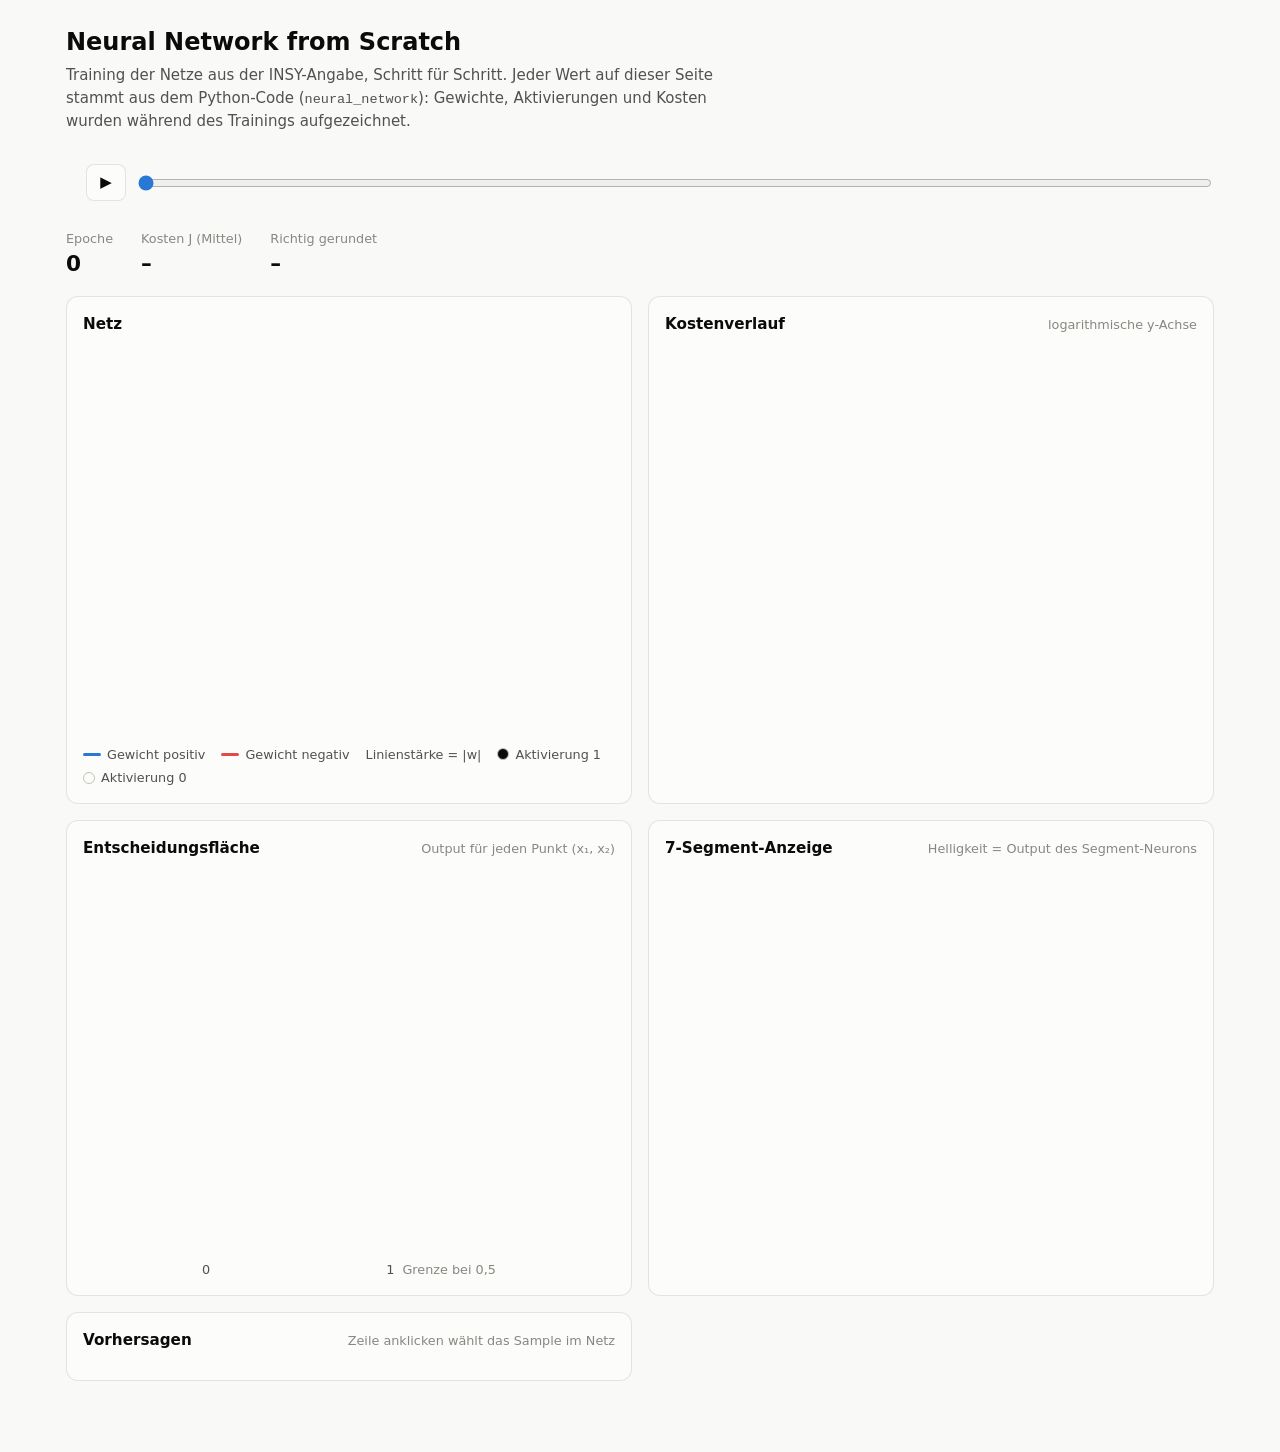
<file: 01-neural-network/python/neural_network/visualization/template.html>
<!doctype html>
<html lang="de">
<head>
<meta charset="utf-8">
<meta name="viewport" content="width=device-width, initial-scale=1">
<title>Neural Network Training</title>
<style>
  :root {
    color-scheme: light;
    --page: #f9f9f7;
    --surface: #fcfcfb;
    --ink: #0b0b0b;
    --ink-2: #52514e;
    --muted: #898781;
    --grid: #e1e0d9;
    --axis: #c3c2b7;
    --border: rgba(11, 11, 11, 0.10);
    --series: #2a78d6;
    --positive: #2a78d6;
    --negative: #e34948;
    --good: #006300;
    --critical: #d03b3b;
    --accent-wash: rgba(42, 120, 214, 0.10);
    --heat: #cde2fb, #9ec5f4, #6da7ec, #3987e5, #256abf, #184f95, #0d366b;
  }
  @media (prefers-color-scheme: dark) {
    :root:not([data-theme="light"]) {
      color-scheme: dark;
      --page: #0d0d0d;
      --surface: #1a1a19;
      --ink: #f0efec;
      --ink-2: #c3c2b7;
      --muted: #898781;
      --grid: #2c2c2a;
      --axis: #383835;
      --border: rgba(255, 255, 255, 0.10);
      --series: #3987e5;
      --positive: #3987e5;
      --negative: #e66767;
      --good: #0ca30c;
      --critical: #e66767;
      --accent-wash: rgba(57, 135, 229, 0.16);
      --heat: #0d366b, #184f95, #256abf, #3987e5, #6da7ec, #9ec5f4, #cde2fb;
    }
  }
  :root[data-theme="dark"] {
    color-scheme: dark;
    --page: #0d0d0d;
    --surface: #1a1a19;
    --ink: #f0efec;
    --ink-2: #c3c2b7;
    --muted: #898781;
    --grid: #2c2c2a;
    --axis: #383835;
    --border: rgba(255, 255, 255, 0.10);
    --series: #3987e5;
    --positive: #3987e5;
    --negative: #e66767;
    --good: #0ca30c;
    --critical: #e66767;
    --accent-wash: rgba(57, 135, 229, 0.16);
    --heat: #0d366b, #184f95, #256abf, #3987e5, #6da7ec, #9ec5f4, #cde2fb;
  }

  * { box-sizing: border-box; }
  body {
    margin: 0;
    background: var(--page);
    color: var(--ink);
    font: 15px/1.5 system-ui, -apple-system, "Segoe UI", sans-serif;
  }
  main { max-width: 1180px; margin: 0 auto; padding: 24px 16px 48px; }
  h1 { font-size: 1.5rem; margin: 0 0 4px; font-weight: 650; }
  h2 { font-size: 0.95rem; margin: 0 0 12px; font-weight: 600; }
  p { margin: 0; }
  .lead { color: var(--ink-2); max-width: 70ch; }

  .controls {
    position: sticky; top: 0; z-index: 5;
    margin: 20px 0 16px; padding: 12px 0;
    background: var(--page);
    display: flex; flex-wrap: wrap; gap: 12px 20px; align-items: center;
  }
  .segmented { display: inline-flex; flex-wrap: wrap; gap: 4px; }
  button {
    font: inherit; color: var(--ink);
    background: var(--surface); border: 1px solid var(--border);
    border-radius: 8px; padding: 6px 12px; cursor: pointer;
  }
  button:hover { background: var(--accent-wash); }
  button[aria-pressed="true"] { border-color: var(--series); background: var(--accent-wash); font-weight: 600; }
  button:focus-visible, input:focus-visible { outline: 2px solid var(--series); outline-offset: 2px; }
  .timeline { display: flex; align-items: center; gap: 10px; flex: 1 1 320px; }
  .timeline input { flex: 1; accent-color: var(--series); }
  .play { width: 40px; padding: 6px 0; }

  .stats { display: flex; flex-wrap: wrap; gap: 8px 28px; margin-bottom: 16px; }
  .stat-label { color: var(--muted); font-size: 0.8rem; }
  .stat-value { font-size: 1.35rem; font-weight: 600; }

  .grid { display: grid; grid-template-columns: repeat(2, minmax(0, 1fr)); gap: 16px; }
  @media (max-width: 860px) { .grid { grid-template-columns: minmax(0, 1fr); } }
  .card {
    background: var(--surface); border: 1px solid var(--border);
    border-radius: 12px; padding: 16px; min-width: 0;
  }
  .card-head { display: flex; justify-content: space-between; align-items: baseline; gap: 12px; flex-wrap: wrap; }
  .hint { color: var(--muted); font-size: 0.8rem; }
  svg { display: block; width: 100%; height: auto; overflow: visible; }
  svg text { fill: var(--ink-2); font-size: 11px; }

  .legend { display: flex; flex-wrap: wrap; gap: 4px 16px; color: var(--ink-2); font-size: 0.8rem; margin-top: 8px; }
  .legend span { display: inline-flex; align-items: center; gap: 6px; }
  .swatch-line { width: 18px; height: 3px; border-radius: 2px; display: inline-block; }
  .swatch-dot { width: 12px; height: 12px; border-radius: 50%; display: inline-block; border: 1px solid var(--axis); }

  .heat-wrap { position: relative; width: min(100%, 380px); margin: 0 auto; aspect-ratio: 1; }
  .heat-wrap canvas { position: absolute; left: 13.16%; top: 7.37%; width: 78.95%; height: 78.95%; border-radius: 4px; }
  .heat-wrap svg { position: absolute; inset: 0; width: 100%; height: 100%; }
  .heat-scale { display: flex; align-items: center; gap: 8px; justify-content: center; color: var(--ink-2); font-size: 0.8rem; margin-top: 8px; }
  .heat-bar { width: 160px; height: 10px; border-radius: 5px; }

  .digits { display: grid; grid-template-columns: repeat(5, minmax(0, 1fr)); gap: 10px; }
  .digit { border: 1px solid transparent; border-radius: 10px; padding: 8px 4px 4px; background: none; text-align: center; }
  .digit[aria-pressed="true"] { border-color: var(--series); background: var(--accent-wash); }
  .digit svg { width: 64px; margin: 0 auto; }
  .digit-label { font-size: 0.8rem; color: var(--ink-2); }
  .digit-label.bad { color: var(--critical); font-weight: 600; }

  table { width: 100%; border-collapse: collapse; font-size: 0.85rem; }
  th { text-align: left; color: var(--muted); font-weight: 500; border-bottom: 1px solid var(--axis); padding: 6px 8px; }
  td { border-bottom: 1px solid var(--grid); padding: 6px 8px; font-variant-numeric: tabular-nums; white-space: nowrap; }
  tbody tr { cursor: pointer; }
  tbody tr:hover { background: var(--accent-wash); }
  tbody tr.selected { background: var(--accent-wash); font-weight: 600; }
  .table-scroll { overflow-x: auto; }
  .ok { color: var(--good); }
  .bad { color: var(--critical); }

  .tooltip {
    position: fixed; pointer-events: none; z-index: 10;
    background: var(--surface); color: var(--ink);
    border: 1px solid var(--border); border-radius: 8px;
    padding: 6px 10px; font-size: 0.8rem; box-shadow: 0 4px 16px rgba(0, 0, 0, 0.15);
    font-variant-numeric: tabular-nums; white-space: nowrap; display: none;
  }
  footer { margin-top: 24px; color: var(--muted); font-size: 0.8rem; max-width: 80ch; }
  code { font-family: ui-monospace, "Cascadia Code", Consolas, monospace; font-size: 0.9em; }
</style>
</head>
<body>
<main>
  <h1>Neural Network from Scratch</h1>
  <p class="lead">Training der Netze aus der INSY-Angabe, Schritt für Schritt. Jeder Wert auf dieser Seite stammt aus dem Python-Code (<code>neural_network</code>): Gewichte, Aktivierungen und Kosten wurden während des Trainings aufgezeichnet.</p>

  <div class="controls">
    <div class="segmented" id="scenario-buttons" role="group" aria-label="Szenario"></div>
    <div class="timeline">
      <button class="play" id="play" aria-label="Abspielen">▶</button>
      <input type="range" id="epoch-slider" min="0" value="0" aria-label="Trainingsfortschritt">
    </div>
  </div>

  <div class="stats">
    <div><div class="stat-label">Epoche</div><div class="stat-value" id="stat-epoch">0</div></div>
    <div><div class="stat-label">Kosten J (Mittel)</div><div class="stat-value" id="stat-cost">–</div></div>
    <div><div class="stat-label">Richtig gerundet</div><div class="stat-value" id="stat-correct">–</div></div>
  </div>
  <p class="lead" id="scenario-description" style="margin-bottom:16px"></p>

  <div class="grid">
    <section class="card">
      <div class="card-head"><h2>Netz</h2><span class="hint" id="network-hint"></span></div>
      <svg id="network" viewBox="0 0 520 380" role="img" aria-label="Netzgraph mit Gewichten und Aktivierungen"></svg>
      <div class="legend">
        <span><i class="swatch-line" style="background:var(--positive)"></i>Gewicht positiv</span>
        <span><i class="swatch-line" style="background:var(--negative)"></i>Gewicht negativ</span>
        <span>Linienstärke = |w|</span>
        <span><i class="swatch-dot" style="background:var(--ink)"></i>Aktivierung 1</span>
        <span><i class="swatch-dot" style="background:var(--surface)"></i>Aktivierung 0</span>
      </div>
    </section>

    <section class="card">
      <div class="card-head"><h2>Kostenverlauf</h2><span class="hint">logarithmische y-Achse</span></div>
      <svg id="cost" viewBox="0 0 520 300" role="img" aria-label="Kosten über die Epochen"></svg>
    </section>

    <section class="card" id="xor-card">
      <div class="card-head"><h2>Entscheidungsfläche</h2><span class="hint">Output für jeden Punkt (x₁, x₂)</span></div>
      <div class="heat-wrap">
        <canvas id="heat" width="25" height="25" aria-label="Output des Netzes über der Eingabefläche"></canvas>
        <svg id="heat-overlay" viewBox="0 0 380 380"></svg>
      </div>
      <div class="heat-scale"><span>0</span><i class="heat-bar" id="heat-bar"></i><span>1</span><span class="hint">Grenze bei 0,5</span></div>
    </section>

    <section class="card" id="segment-card">
      <div class="card-head"><h2>7-Segment-Anzeige</h2><span class="hint">Helligkeit = Output des Segment-Neurons</span></div>
      <div class="digits" id="digits"></div>
    </section>

    <section class="card">
      <div class="card-head"><h2>Vorhersagen</h2><span class="hint">Zeile anklicken wählt das Sample im Netz</span></div>
      <div class="table-scroll"><table id="predictions"></table></div>
    </section>
  </div>

  <footer id="footer"></footer>
</main>
<div class="tooltip" id="tooltip"></div>

<script id="nn-data" type="application/json">__NN_DATA__</script>
<script>
"use strict";

const DATA = JSON.parse(document.getElementById("nn-data").textContent);
const SVG_NS = "http://www.w3.org/2000/svg";
const SEGMENTS = "abcdefg";

const state = { scenario: DATA.scenarios[0], snapshotIndex: 0, sample: 1, timer: null };

const $ = (id) => document.getElementById(id);
const css = (name) => getComputedStyle(document.documentElement).getPropertyValue(name).trim();
const fmt = (value, digits = 3) => value.toLocaleString("de-AT", { minimumFractionDigits: digits, maximumFractionDigits: digits });
const fmtCost = (value) => value.toLocaleString("de-AT", { maximumSignificantDigits: 4 });

function svgElement(tag, attributes = {}, parent = null) {
  const element = document.createElementNS(SVG_NS, tag);
  for (const [key, value] of Object.entries(attributes)) {
    element.setAttribute(key, value);
  }
  if (parent) {
    parent.appendChild(element);
  }
  return element;
}

// ---------- tooltip ----------

const tooltip = $("tooltip");
function showTip(event, html) {
  tooltip.innerHTML = html;
  tooltip.style.display = "block";
  const pad = 14;
  const box = tooltip.getBoundingClientRect();
  let x = event.clientX + pad;
  let y = event.clientY + pad;
  if (x + box.width > window.innerWidth - 8) x = event.clientX - box.width - pad;
  if (y + box.height > window.innerHeight - 8) y = event.clientY - box.height - pad;
  tooltip.style.left = `${x}px`;
  tooltip.style.top = `${y}px`;
}
function hideTip() {
  tooltip.style.display = "none";
}
document.addEventListener("mousemove", (event) => {
  const target = event.target.closest ? event.target.closest("[data-tip]") : null;
  if (target) {
    showTip(event, target.dataset.tip);
  } else if (!event.target.closest || !event.target.closest(".tip-area")) {
    hideTip();
  }
});

// ---------- helpers on the current state ----------

const snapshot = () => state.scenario.snapshots[state.snapshotIndex];
const outputsOf = (snap, sampleIndex) => snap.activations[sampleIndex].at(-1);

function correctCount(snap) {
  const scenario = state.scenario;
  return scenario.targets.filter((target, i) =>
    target.every((value, k) => Math.round(outputsOf(snap, i)[k]) === value)).length;
}

function maxWeight(scenario) {
  if (!scenario.maxWeight) {
    let max = 0;
    for (const snap of scenario.snapshots) {
      for (const layer of snap.layers) {
        for (const row of layer.weights) {
          for (const w of row) max = Math.max(max, Math.abs(w));
        }
      }
    }
    scenario.maxWeight = max;
  }
  return scenario.maxWeight;
}

// ---------- network graph ----------

function drawNetwork() {
  const svg = $("network");
  svg.replaceChildren();
  const scenario = state.scenario;
  const snap = snapshot();
  const sizes = scenario.layerSizes;
  const width = 520, height = 380, marginX = 60, marginY = 24;
  const maxCount = Math.max(...sizes);
  const radius = maxCount > 8 ? 8 : 20;

  const values = [scenario.inputs[state.sample], ...snap.activations[state.sample]];
  const positions = sizes.map((count, layerIndex) => {
    const x = marginX + layerIndex * (width - 2 * marginX) / (sizes.length - 1);
    const spacing = Math.min((height - 2 * marginY - 20) / Math.max(count - 1, 1), 150);
    const top = height / 2 - spacing * (count - 1) / 2;
    return Array.from({ length: count }, (_, i) => ({ x, y: count === 1 ? height / 2 : top + i * spacing }));
  });

  const wMax = maxWeight(scenario);
  const edges = svgElement("g", {}, svg);
  const hits = svgElement("g", {}, svg);
  snap.layers.forEach((layer, layerIndex) => {
    layer.weights.forEach((row, neuron) => {
      row.forEach((w, input) => {
        const from = positions[layerIndex][input];
        const to = positions[layerIndex + 1][neuron];
        const strength = Math.min(Math.abs(w) / wMax, 1);
        svgElement("line", {
          x1: from.x, y1: from.y, x2: to.x, y2: to.y,
          stroke: w >= 0 ? "var(--positive)" : "var(--negative)",
          "stroke-width": 0.6 + 4.4 * strength,
          "stroke-opacity": 0.25 + 0.75 * strength,
          "stroke-linecap": "round",
        }, edges);
        svgElement("line", {
          x1: from.x, y1: from.y, x2: to.x, y2: to.y,
          stroke: "transparent", "stroke-width": 10,
          "data-tip": `Gewicht L${layerIndex + 1}: ${nodeName(layerIndex, input)} → ${nodeName(layerIndex + 1, neuron)}<br><b>${fmt(w)}</b>`,
        }, hits);
      });
    });
  });

  const nodes = svgElement("g", {}, svg);
  positions.forEach((column, layerIndex) => {
    column.forEach((p, i) => {
      const a = values[layerIndex][i];
      const isInput = layerIndex === 0;
      const tip = isInput
        ? `${nodeName(0, i)}<br>Wert <b>${a}</b>`
        : `${nodeName(layerIndex, i)}<br>Aktivierung <b>${fmt(a)}</b><br>Bias ${fmt(snap.layers[layerIndex - 1].biases[i])}`;
      svgElement("circle", {
        cx: p.x, cy: p.y, r: radius + 4, fill: "var(--surface)",
      }, nodes);
      svgElement("circle", {
        cx: p.x, cy: p.y, r: radius,
        fill: "var(--ink)", "fill-opacity": a,
        stroke: "var(--axis)", "stroke-width": 1.5, "data-tip": tip,
      }, nodes);
      if (radius >= 16) {
        const label = svgElement("text", {
          x: p.x, y: p.y + 4, "text-anchor": "middle",
          style: `fill:${a > 0.5 ? "var(--surface)" : "var(--ink)"};font-size:11px;pointer-events:none`,
        }, nodes);
        label.textContent = isInput ? String(a) : fmt(a, 2);
      }
    });
  });

  const names = ["Input", ...sizes.slice(1, -1).map(() => "Hidden"), "Output"];
  positions.forEach((column, layerIndex) => {
    const text = svgElement("text", { x: column[0].x, y: 12, "text-anchor": "middle" }, svg);
    text.textContent = `${names[layerIndex]} (${sizes[layerIndex]})`;
  });
  $("network-hint").textContent = `Sample ${sampleLabel(state.sample)}`;
}

function nodeName(layerIndex, index) {
  const sizes = state.scenario.layerSizes;
  if (layerIndex === 0) return `x${index + 1}`;
  if (layerIndex === sizes.length - 1) {
    return state.scenario.kind === "seven-segment" ? `Segment ${SEGMENTS[index]}` : "Output";
  }
  return `Hidden ${index + 1}`;
}

function sampleLabel(index) {
  const scenario = state.scenario;
  return scenario.kind === "seven-segment" ? `Ziffer ${index}` : `[${scenario.inputs[index].join(", ")}]`;
}

// ---------- cost curve ----------

function drawCost() {
  const svg = $("cost");
  svg.replaceChildren();
  const curve = state.scenario.costCurve;
  const width = 520, height = 300;
  const m = { left: 52, right: 16, top: 12, bottom: 36 };
  const plotW = width - m.left - m.right, plotH = height - m.top - m.bottom;

  const costs = curve.map((p) => p[1]);
  const lo = Math.floor(Math.log10(Math.min(...costs)));
  const hi = Math.ceil(Math.log10(Math.max(...costs)));
  const maxEpoch = curve.at(-1)[0];
  const x = (epoch) => m.left + epoch / maxEpoch * plotW;
  const y = (cost) => m.top + (hi - Math.log10(cost)) / (hi - lo) * plotH;

  for (let e = lo; e <= hi; e++) {
    svgElement("line", { x1: m.left, x2: width - m.right, y1: y(10 ** e), y2: y(10 ** e), stroke: "var(--grid)" }, svg);
    const label = svgElement("text", { x: m.left - 8, y: y(10 ** e) + 4, "text-anchor": "end" }, svg);
    label.textContent = (10 ** e).toLocaleString("de-AT", { maximumSignificantDigits: 1 });
  }
  for (let epoch = 0; epoch <= maxEpoch; epoch += 5000) {
    const label = svgElement("text", { x: x(epoch), y: height - m.bottom + 18, "text-anchor": "middle" }, svg);
    label.textContent = epoch.toLocaleString("de-AT");
  }
  svgElement("line", { x1: m.left, x2: width - m.right, y1: height - m.bottom, y2: height - m.bottom, stroke: "var(--axis)" }, svg);
  const axisLabel = svgElement("text", { x: m.left + plotW / 2, y: height - 4, "text-anchor": "middle" }, svg);
  axisLabel.textContent = "Epoche";

  const path = curve.map((p, i) => `${i ? "L" : "M"}${x(p[0]).toFixed(1)},${y(p[1]).toFixed(1)}`).join("");
  svgElement("path", { d: path, fill: "none", stroke: "var(--series)", "stroke-width": 2, "stroke-linejoin": "round" }, svg);

  const snap = snapshot();
  svgElement("line", { x1: x(snap.epoch), x2: x(snap.epoch), y1: m.top, y2: height - m.bottom, stroke: "var(--muted)" }, svg);
  svgElement("circle", { cx: x(snap.epoch), cy: y(snap.cost), r: 5, fill: "var(--series)", stroke: "var(--surface)", "stroke-width": 2 }, svg);

  const crosshair = svgElement("line", { y1: m.top, y2: height - m.bottom, stroke: "var(--axis)", visibility: "hidden" }, svg);
  const area = svgElement("rect", { x: m.left, y: m.top, width: plotW, height: plotH, fill: "transparent", class: "tip-area" }, svg);
  area.addEventListener("mousemove", (event) => {
    const box = svg.getBoundingClientRect();
    const epoch = ((event.clientX - box.left) / box.width * width - m.left) / plotW * maxEpoch;
    const nearest = curve.reduce((best, p) => Math.abs(p[0] - epoch) < Math.abs(best[0] - epoch) ? p : best);
    crosshair.setAttribute("x1", x(nearest[0]));
    crosshair.setAttribute("x2", x(nearest[0]));
    crosshair.setAttribute("visibility", "visible");
    showTip(event, `Epoche ${nearest[0].toLocaleString("de-AT")}<br>Kosten <b>${fmtCost(nearest[1])}</b>`);
  });
  area.addEventListener("mouseleave", () => {
    crosshair.setAttribute("visibility", "hidden");
    hideTip();
  });
}

// ---------- XOR decision surface ----------

function heatColor(value) {
  const stops = css("--heat").split(",").map((s) => s.trim());
  const position = Math.min(Math.max(value, 0), 1) * (stops.length - 1);
  const i = Math.min(Math.floor(position), stops.length - 2);
  const t = position - i;
  const a = hexToRgb(stops[i]), b = hexToRgb(stops[i + 1]);
  return a.map((c, k) => Math.round(c + (b[k] - c) * t));
}
function hexToRgb(hex) {
  const n = parseInt(hex.slice(1), 16);
  return [(n >> 16) & 255, (n >> 8) & 255, n & 255];
}

function drawHeat() {
  const size = DATA.gridSize;
  const canvas = $("heat");
  const context = canvas.getContext("2d");
  const image = context.createImageData(size, size);
  const grid = snapshot().grid;
  for (let row = 0; row < size; row++) {
    for (let col = 0; col < size; col++) {
      // Grid row 0 is x2 = 0, canvas row 0 is the top: flip vertically
      const [r, g, b] = heatColor(grid[row * size + col]);
      const offset = ((size - 1 - row) * size + col) * 4;
      image.data.set([r, g, b, 255], offset);
    }
  }
  context.putImageData(image, 0, 0);

  const overlay = $("heat-overlay");
  overlay.replaceChildren();
  // Must match the canvas box in CSS: 50 / 28 / 300 of the 380 viewBox
  const left = 50, top = 28, plot = 300, plotH = 300;
  const px = (x1) => left + x1 * plot;
  const py = (x2) => top + (1 - x2) * plotH;
  for (const value of [0, 1]) {
    const tx = svgElement("text", { x: px(value), y: top + plotH + 30, "text-anchor": "middle" }, overlay);
    tx.textContent = value;
    const ty = svgElement("text", { x: left - 20, y: py(value) + 4, "text-anchor": "end" }, overlay);
    ty.textContent = value;
  }
  svgElement("text", { x: left + plot / 2, y: top + plotH + 30, "text-anchor": "middle" }, overlay).textContent = "x₁";
  svgElement("text", { x: left - 20, y: top + plotH / 2 + 4, "text-anchor": "end" }, overlay).textContent = "x₂";

  const area = svgElement("rect", { x: left, y: top, width: plot, height: plotH, fill: "transparent", class: "tip-area" }, overlay);
  area.addEventListener("mousemove", (event) => {
    const box = overlay.getBoundingClientRect();
    const sx = (event.clientX - box.left) / box.width * 380;
    const sy = (event.clientY - box.top) / box.height * 380;
    const col = Math.round(Math.min(Math.max((sx - left) / plot, 0), 1) * (size - 1));
    const row = Math.round(Math.min(Math.max(1 - (sy - top) / plotH, 0), 1) * (size - 1));
    const value = snapshot().grid[row * size + col];
    showTip(event, `x₁ = ${fmt(col / (size - 1), 2)}, x₂ = ${fmt(row / (size - 1), 2)}<br>Output <b>${fmt(value)}</b>`);
  });
  area.addEventListener("mouseleave", hideTip);

  state.scenario.inputs.forEach((input, i) => {
    const output = outputsOf(snapshot(), i)[0];
    const target = state.scenario.targets[i][0];
    const correct = Math.round(output) === target;
    const selected = i === state.sample;
    const group = svgElement("g", { style: "cursor:pointer" }, overlay);
    svgElement("circle", {
      cx: px(input[0]), cy: py(input[1]), r: selected ? 13 : 10,
      fill: "var(--surface)", stroke: correct ? "var(--ink)" : "var(--critical)", "stroke-width": selected ? 3 : 2,
      "data-tip": `[${input.join(", ")}] → Soll ${target}<br>Output <b>${fmt(output)}</b> ${correct ? "✓ richtig" : "✕ falsch"}`,
    }, group);
    const label = svgElement("text", { x: px(input[0]), y: py(input[1]) + 4, "text-anchor": "middle", style: "fill:var(--ink);font-weight:600;pointer-events:none" }, group);
    label.textContent = target;
    group.addEventListener("click", () => selectSample(i));
  });
}

// ---------- 7-segment display ----------

// Segment polygons in a 60 x 100 box, order a-g
const SEGMENT_SHAPES = [
  "12,6 48,6 42,12 18,12", "50,8 50,46 44,42 44,14", "50,54 50,92 44,86 44,58",
  "12,94 48,94 42,88 18,88", "10,54 16,58 16,86 10,92", "10,8 16,14 16,42 10,46",
  "14,50 20,46 40,46 46,50 40,54 20,54",
];

function drawDigits() {
  const container = $("digits");
  container.replaceChildren();
  const snap = snapshot();
  state.scenario.targets.forEach((target, digit) => {
    const outputs = outputsOf(snap, digit);
    const wrong = target.map((value, k) => Math.round(outputs[k]) !== value);
    const button = document.createElement("button");
    button.className = "digit";
    button.setAttribute("aria-pressed", digit === state.sample);
    button.setAttribute("aria-label", `Ziffer ${digit}`);
    const svg = svgElement("svg", { viewBox: "0 0 60 100" }, button);
    SEGMENT_SHAPES.forEach((points, k) => {
      svgElement("polygon", {
        points,
        fill: "var(--ink)", "fill-opacity": 0.07 + 0.93 * outputs[k],
        stroke: wrong[k] ? "var(--critical)" : "none", "stroke-width": wrong[k] ? 2 : 0,
        "data-tip": `Segment ${SEGMENTS[k]}: Output <b>${fmt(outputs[k])}</b>, Soll ${target[k]}${wrong[k] ? " ✕" : ""}`,
      }, svg);
    });
    const errors = wrong.filter(Boolean).length;
    const label = document.createElement("div");
    label.className = errors ? "digit-label bad" : "digit-label";
    label.textContent = errors ? `${digit} · ✕ ${errors} falsch` : `${digit} · ✓`;
    button.appendChild(label);
    button.addEventListener("click", () => selectSample(digit));
    container.appendChild(button);
  });
}

// ---------- predictions table ----------

function drawTable() {
  const table = $("predictions");
  const scenario = state.scenario;
  const snap = snapshot();
  const isSegment = scenario.kind === "seven-segment";
  const head = isSegment
    ? "<tr><th>Ziffer</th><th>Input</th><th>Soll a–g</th><th>Output a–g</th><th>Status</th></tr>"
    : "<tr><th>Input</th><th>Soll</th><th>Output</th><th>gerundet</th><th>Status</th></tr>";
  const rows = scenario.inputs.map((input, i) => {
    const outputs = outputsOf(snap, i);
    const target = scenario.targets[i];
    const correct = target.every((value, k) => Math.round(outputs[k]) === value);
    const status = correct ? '<span class="ok">✓ richtig</span>' : '<span class="bad">✕ falsch</span>';
    const cells = isSegment
      ? `<td>${i}</td><td>${input.join("")}</td><td>${target.join("")}</td><td>${outputs.map((v) => fmt(v, 2)).join(" ")}</td>`
      : `<td>[${input.join(", ")}]</td><td>${target[0]}</td><td>${fmt(outputs[0], 4)}</td><td>${Math.round(outputs[0])}</td>`;
    return `<tr data-index="${i}" class="${i === state.sample ? "selected" : ""}">${cells}<td>${status}</td></tr>`;
  });
  table.innerHTML = `<thead>${head}</thead><tbody>${rows.join("")}</tbody>`;
  table.querySelectorAll("tbody tr").forEach((row) => {
    row.addEventListener("click", () => selectSample(Number(row.dataset.index)));
  });
}

// ---------- page state ----------

function render() {
  const scenario = state.scenario;
  const snap = snapshot();
  $("stat-epoch").textContent = snap.epoch.toLocaleString("de-AT");
  $("stat-cost").textContent = fmtCost(snap.cost);
  $("stat-correct").textContent = `${correctCount(snap)} / ${scenario.targets.length}`;
  $("epoch-slider").value = state.snapshotIndex;
  $("epoch-slider").setAttribute("aria-valuetext", `Epoche ${snap.epoch}`);
  $("xor-card").hidden = scenario.kind !== "xor";
  $("segment-card").hidden = scenario.kind !== "seven-segment";

  drawNetwork();
  drawCost();
  if (scenario.kind === "xor") {
    drawHeat();
  } else {
    drawDigits();
  }
  drawTable();
}

function selectScenario(scenario) {
  stop();
  state.scenario = scenario;
  state.snapshotIndex = scenario.snapshots.length - 1;
  state.sample = scenario.kind === "xor" ? 1 : 8;
  $("epoch-slider").max = scenario.snapshots.length - 1;
  $("scenario-description").textContent = scenario.description;
  $("footer").innerHTML =
    `Netz ${scenario.layerSizes.join("-")}, Sigmoid, Kosten J = ½·Σ(ŷ − y)², SGD mit α = ${DATA.learningRate}, ` +
    `${DATA.epochs.toLocaleString("de-AT")} Epochen, Seed ${scenario.seed}. ` +
    `${scenario.snapshots.length} Schnappschüsse, am Anfang dichter, weil sich das Netz dort am stärksten ändert. ` +
    `Erzeugt mit <code>python -m neural_network visualize</code>.`;
  document.querySelectorAll("#scenario-buttons button").forEach((button) => {
    button.setAttribute("aria-pressed", button.dataset.id === scenario.id);
  });
  // Keeps the chosen scenario in the address, so reload and links keep it
  history.replaceState(null, "", `#${scenario.id}`);
  render();
}

function selectSample(index) {
  state.sample = index;
  render();
}

function stop() {
  clearInterval(state.timer);
  state.timer = null;
  $("play").textContent = "▶";
  $("play").setAttribute("aria-label", "Abspielen");
}

function play() {
  if (state.timer) {
    stop();
    return;
  }
  const last = state.scenario.snapshots.length - 1;
  if (state.snapshotIndex >= last) {
    state.snapshotIndex = 0;
  }
  $("play").textContent = "❚❚";
  $("play").setAttribute("aria-label", "Anhalten");
  state.timer = setInterval(() => {
    if (state.snapshotIndex >= last) {
      stop();
      return;
    }
    state.snapshotIndex++;
    render();
  }, 110);
}

for (const scenario of DATA.scenarios) {
  const button = document.createElement("button");
  button.textContent = scenario.title;
  button.dataset.id = scenario.id;
  button.addEventListener("click", () => selectScenario(scenario));
  $("scenario-buttons").appendChild(button);
}
$("epoch-slider").addEventListener("input", (event) => {
  stop();
  state.snapshotIndex = Number(event.target.value);
  render();
});
$("play").addEventListener("click", play);

// Heat colors come from CSS variables, so redraw when the color scheme flips
window.matchMedia("(prefers-color-scheme: dark)").addEventListener("change", render);
$("heat-bar").style.background = `linear-gradient(90deg, ${css("--heat")})`;
window.matchMedia("(prefers-color-scheme: dark)").addEventListener("change", () => {
  $("heat-bar").style.background = `linear-gradient(90deg, ${css("--heat")})`;
});

const initial = DATA.scenarios.find((s) => `#${s.id}` === location.hash) ?? DATA.scenarios[0];
selectScenario(initial);
</script>
</body>
</html>
</file>
<file: site_libs/quarto-html/tippy.css>
.tippy-box[data-animation=fade][data-state=hidden]{opacity:0}[data-tippy-root]{max-width:calc(100vw - 10px)}.tippy-box{position:relative;background-color:#333;color:#fff;border-radius:4px;font-size:14px;line-height:1.4;white-space:normal;outline:0;transition-property:transform,visibility,opacity}.tippy-box[data-placement^=top]>.tippy-arrow{bottom:0}.tippy-box[data-placement^=top]>.tippy-arrow:before{bottom:-7px;left:0;border-width:8px 8px 0;border-top-color:initial;transform-origin:center top}.tippy-box[data-placement^=bottom]>.tippy-arrow{top:0}.tippy-box[data-placement^=bottom]>.tippy-arrow:before{top:-7px;left:0;border-width:0 8px 8px;border-bottom-color:initial;transform-origin:center bottom}.tippy-box[data-placement^=left]>.tippy-arrow{right:0}.tippy-box[data-placement^=left]>.tippy-arrow:before{border-width:8px 0 8px 8px;border-left-color:initial;right:-7px;transform-origin:center left}.tippy-box[data-placement^=right]>.tippy-arrow{left:0}.tippy-box[data-placement^=right]>.tippy-arrow:before{left:-7px;border-width:8px 8px 8px 0;border-right-color:initial;transform-origin:center right}.tippy-box[data-inertia][data-state=visible]{transition-timing-function:cubic-bezier(.54,1.5,.38,1.11)}.tippy-arrow{width:16px;height:16px;color:#333}.tippy-arrow:before{content:"";position:absolute;border-color:transparent;border-style:solid}.tippy-content{position:relative;padding:5px 9px;z-index:1}
</file>
<file: site_libs/quarto-html/quarto-syntax-highlighting-bf27225e3a48a9273f3daa8f8e829971.css>
/* quarto syntax highlight colors */
:root {
  --quarto-hl-ot-color: #003B4F;
  --quarto-hl-at-color: #657422;
  --quarto-hl-ss-color: #20794D;
  --quarto-hl-an-color: #5E5E5E;
  --quarto-hl-fu-color: #4758AB;
  --quarto-hl-st-color: #20794D;
  --quarto-hl-cf-color: #003B4F;
  --quarto-hl-op-color: #5E5E5E;
  --quarto-hl-er-color: #AD0000;
  --quarto-hl-bn-color: #AD0000;
  --quarto-hl-al-color: #AD0000;
  --quarto-hl-va-color: #111111;
  --quarto-hl-bu-color: inherit;
  --quarto-hl-ex-color: inherit;
  --quarto-hl-pp-color: #AD0000;
  --quarto-hl-in-color: #5E5E5E;
  --quarto-hl-vs-color: #20794D;
  --quarto-hl-wa-color: #5E5E5E;
  --quarto-hl-do-color: #5E5E5E;
  --quarto-hl-im-color: #00769E;
  --quarto-hl-ch-color: #20794D;
  --quarto-hl-dt-color: #AD0000;
  --quarto-hl-fl-color: #AD0000;
  --quarto-hl-co-color: #5E5E5E;
  --quarto-hl-cv-color: #5E5E5E;
  --quarto-hl-cn-color: #8f5902;
  --quarto-hl-sc-color: #5E5E5E;
  --quarto-hl-dv-color: #AD0000;
  --quarto-hl-kw-color: #003B4F;
}

/* other quarto variables */
:root {
  --quarto-font-monospace: SFMono-Regular, Menlo, Monaco, Consolas, "Liberation Mono", "Courier New", monospace;
}

/* syntax highlight based on Pandoc's rules */
pre > code.sourceCode > span {
  color: #003B4F;
}

code.sourceCode > span {
  color: #003B4F;
}

div.sourceCode,
div.sourceCode pre.sourceCode {
  color: #003B4F;
}

/* Normal */
code span {
  color: #003B4F;
}

/* Alert */
code span.al {
  color: #AD0000;
  font-style: inherit;
}

/* Annotation */
code span.an {
  color: #5E5E5E;
  font-style: inherit;
}

/* Attribute */
code span.at {
  color: #657422;
  font-style: inherit;
}

/* BaseN */
code span.bn {
  color: #AD0000;
  font-style: inherit;
}

/* BuiltIn */
code span.bu {
  font-style: inherit;
}

/* ControlFlow */
code span.cf {
  color: #003B4F;
  font-weight: bold;
  font-style: inherit;
}

/* Char */
code span.ch {
  color: #20794D;
  font-style: inherit;
}

/* Constant */
code span.cn {
  color: #8f5902;
  font-style: inherit;
}

/* Comment */
code span.co {
  color: #5E5E5E;
  font-style: inherit;
}

/* CommentVar */
code span.cv {
  color: #5E5E5E;
  font-style: italic;
}

/* Documentation */
code span.do {
  color: #5E5E5E;
  font-style: italic;
}

/* DataType */
code span.dt {
  color: #AD0000;
  font-style: inherit;
}

/* DecVal */
code span.dv {
  color: #AD0000;
  font-style: inherit;
}

/* Error */
code span.er {
  color: #AD0000;
  font-style: inherit;
}

/* Extension */
code span.ex {
  font-style: inherit;
}

/* Float */
code span.fl {
  color: #AD0000;
  font-style: inherit;
}

/* Function */
code span.fu {
  color: #4758AB;
  font-style: inherit;
}

/* Import */
code span.im {
  color: #00769E;
  font-style: inherit;
}

/* Information */
code span.in {
  color: #5E5E5E;
  font-style: inherit;
}

/* Keyword */
code span.kw {
  color: #003B4F;
  font-weight: bold;
  font-style: inherit;
}

/* Operator */
code span.op {
  color: #5E5E5E;
  font-style: inherit;
}

/* Other */
code span.ot {
  color: #003B4F;
  font-style: inherit;
}

/* Preprocessor */
code span.pp {
  color: #AD0000;
  font-style: inherit;
}

/* SpecialChar */
code span.sc {
  color: #5E5E5E;
  font-style: inherit;
}

/* SpecialString */
code span.ss {
  color: #20794D;
  font-style: inherit;
}

/* String */
code span.st {
  color: #20794D;
  font-style: inherit;
}

/* Variable */
code span.va {
  color: #111111;
  font-style: inherit;
}

/* VerbatimString */
code span.vs {
  color: #20794D;
  font-style: inherit;
}

/* Warning */
code span.wa {
  color: #5E5E5E;
  font-style: italic;
}

.prevent-inlining {
  content: "</";
}

/*# sourceMappingURL=8be38f48d34c45af72792cbd699585e7.css.map */
</file>
<file: site_libs/quarto-html/quarto-syntax-highlighting-dark-b626d73c4c936ccc3cb08be7d45d1df6.css>
/* quarto syntax highlight colors */
:root {
  --quarto-hl-al-color: #f07178;
  --quarto-hl-an-color: #d4d0ab;
  --quarto-hl-at-color: #00e0e0;
  --quarto-hl-bn-color: #d4d0ab;
  --quarto-hl-bu-color: #abe338;
  --quarto-hl-ch-color: #abe338;
  --quarto-hl-co-color: #f8f8f2;
  --quarto-hl-cv-color: #ffd700;
  --quarto-hl-cn-color: #ffd700;
  --quarto-hl-cf-color: #ffa07a;
  --quarto-hl-dt-color: #ffa07a;
  --quarto-hl-dv-color: #d4d0ab;
  --quarto-hl-do-color: #f8f8f2;
  --quarto-hl-er-color: #f07178;
  --quarto-hl-ex-color: #00e0e0;
  --quarto-hl-fl-color: #d4d0ab;
  --quarto-hl-fu-color: #ffa07a;
  --quarto-hl-im-color: #abe338;
  --quarto-hl-in-color: #d4d0ab;
  --quarto-hl-kw-color: #ffa07a;
  --quarto-hl-op-color: #ffa07a;
  --quarto-hl-ot-color: #00e0e0;
  --quarto-hl-pp-color: #dcc6e0;
  --quarto-hl-re-color: #00e0e0;
  --quarto-hl-sc-color: #abe338;
  --quarto-hl-ss-color: #abe338;
  --quarto-hl-st-color: #abe338;
  --quarto-hl-va-color: #00e0e0;
  --quarto-hl-vs-color: #abe338;
  --quarto-hl-wa-color: #dcc6e0;
}

/* other quarto variables */
:root {
  --quarto-font-monospace: SFMono-Regular, Menlo, Monaco, Consolas, "Liberation Mono", "Courier New", monospace;
}

/* syntax highlight based on Pandoc's rules */
pre > code.sourceCode > span {
  color: #f8f8f2;
}

code.sourceCode > span {
  color: #f8f8f2;
}

div.sourceCode,
div.sourceCode pre.sourceCode {
  color: #f8f8f2;
}

/* Normal */
code span {
  color: #f8f8f2;
}

/* Alert */
code span.al {
  color: #f07178;
}

/* Annotation */
code span.an {
  color: #d4d0ab;
}

/* Attribute */
code span.at {
  color: #00e0e0;
}

/* BaseN */
code span.bn {
  color: #d4d0ab;
}

/* BuiltIn */
code span.bu {
  color: #abe338;
}

/* ControlFlow */
code span.cf {
  font-weight: bold;
  color: #ffa07a;
}

/* Char */
code span.ch {
  color: #abe338;
}

/* Constant */
code span.cn {
  color: #ffd700;
}

/* Comment */
code span.co {
  font-style: italic;
  color: #f8f8f2;
}

/* CommentVar */
code span.cv {
  color: #ffd700;
}

/* Documentation */
code span.do {
  color: #f8f8f2;
}

/* DataType */
code span.dt {
  color: #ffa07a;
}

/* DecVal */
code span.dv {
  color: #d4d0ab;
}

/* Error */
code span.er {
  color: #f07178;
  text-decoration: underline;
}

/* Extension */
code span.ex {
  font-weight: bold;
  color: #00e0e0;
}

/* Float */
code span.fl {
  color: #d4d0ab;
}

/* Function */
code span.fu {
  color: #ffa07a;
}

/* Import */
code span.im {
  color: #abe338;
}

/* Information */
code span.in {
  color: #d4d0ab;
}

/* Keyword */
code span.kw {
  font-weight: bold;
  color: #ffa07a;
}

/* Operator */
code span.op {
  color: #ffa07a;
}

/* Other */
code span.ot {
  color: #00e0e0;
}

/* Preprocessor */
code span.pp {
  color: #dcc6e0;
}

/* RegionMarker */
code span.re {
  background-color: #f8f8f2;
  color: #00e0e0;
}

/* SpecialChar */
code span.sc {
  color: #abe338;
}

/* SpecialString */
code span.ss {
  color: #abe338;
}

/* String */
code span.st {
  color: #abe338;
}

/* Variable */
code span.va {
  color: #00e0e0;
}

/* VerbatimString */
code span.vs {
  color: #abe338;
}

/* Warning */
code span.wa {
  color: #dcc6e0;
}

.prevent-inlining {
  content: "</";
}

/*# sourceMappingURL=a269c63e8167c3ae395728e86feb0848.css.map */
</file>
